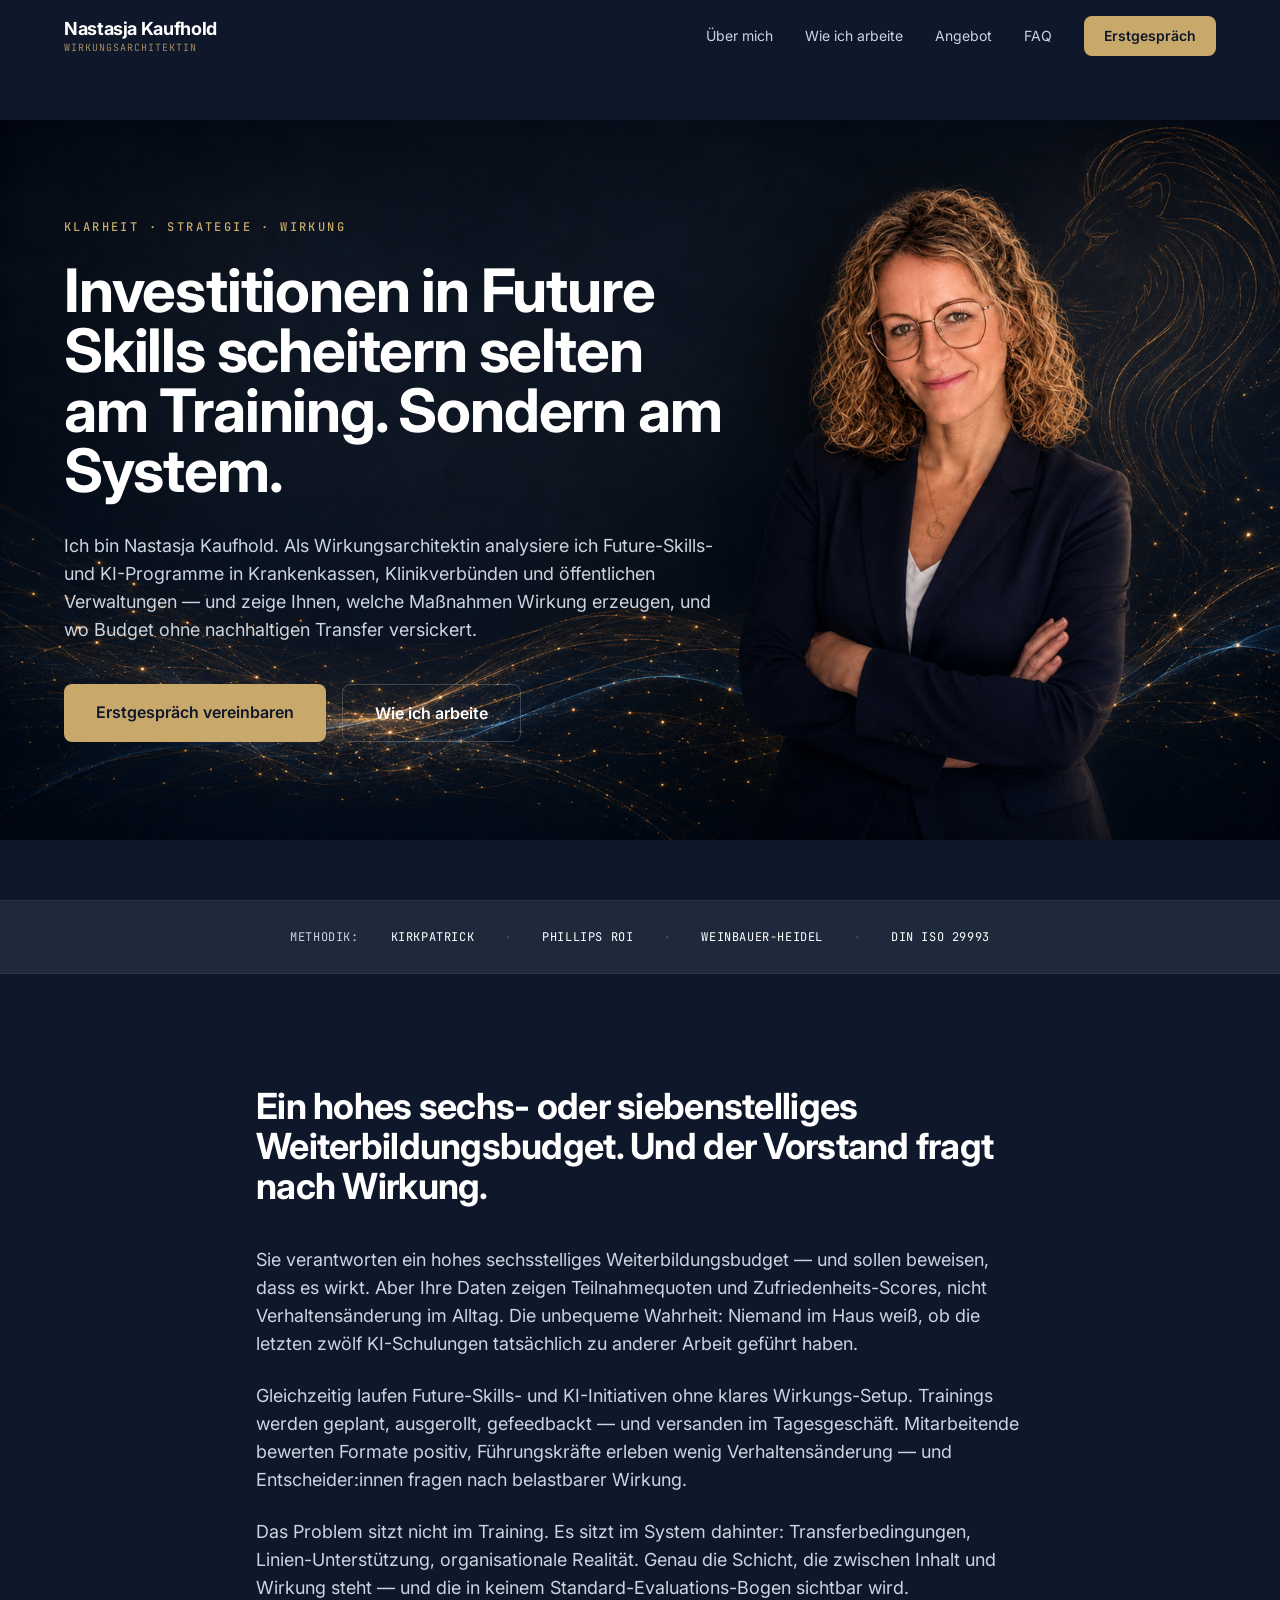
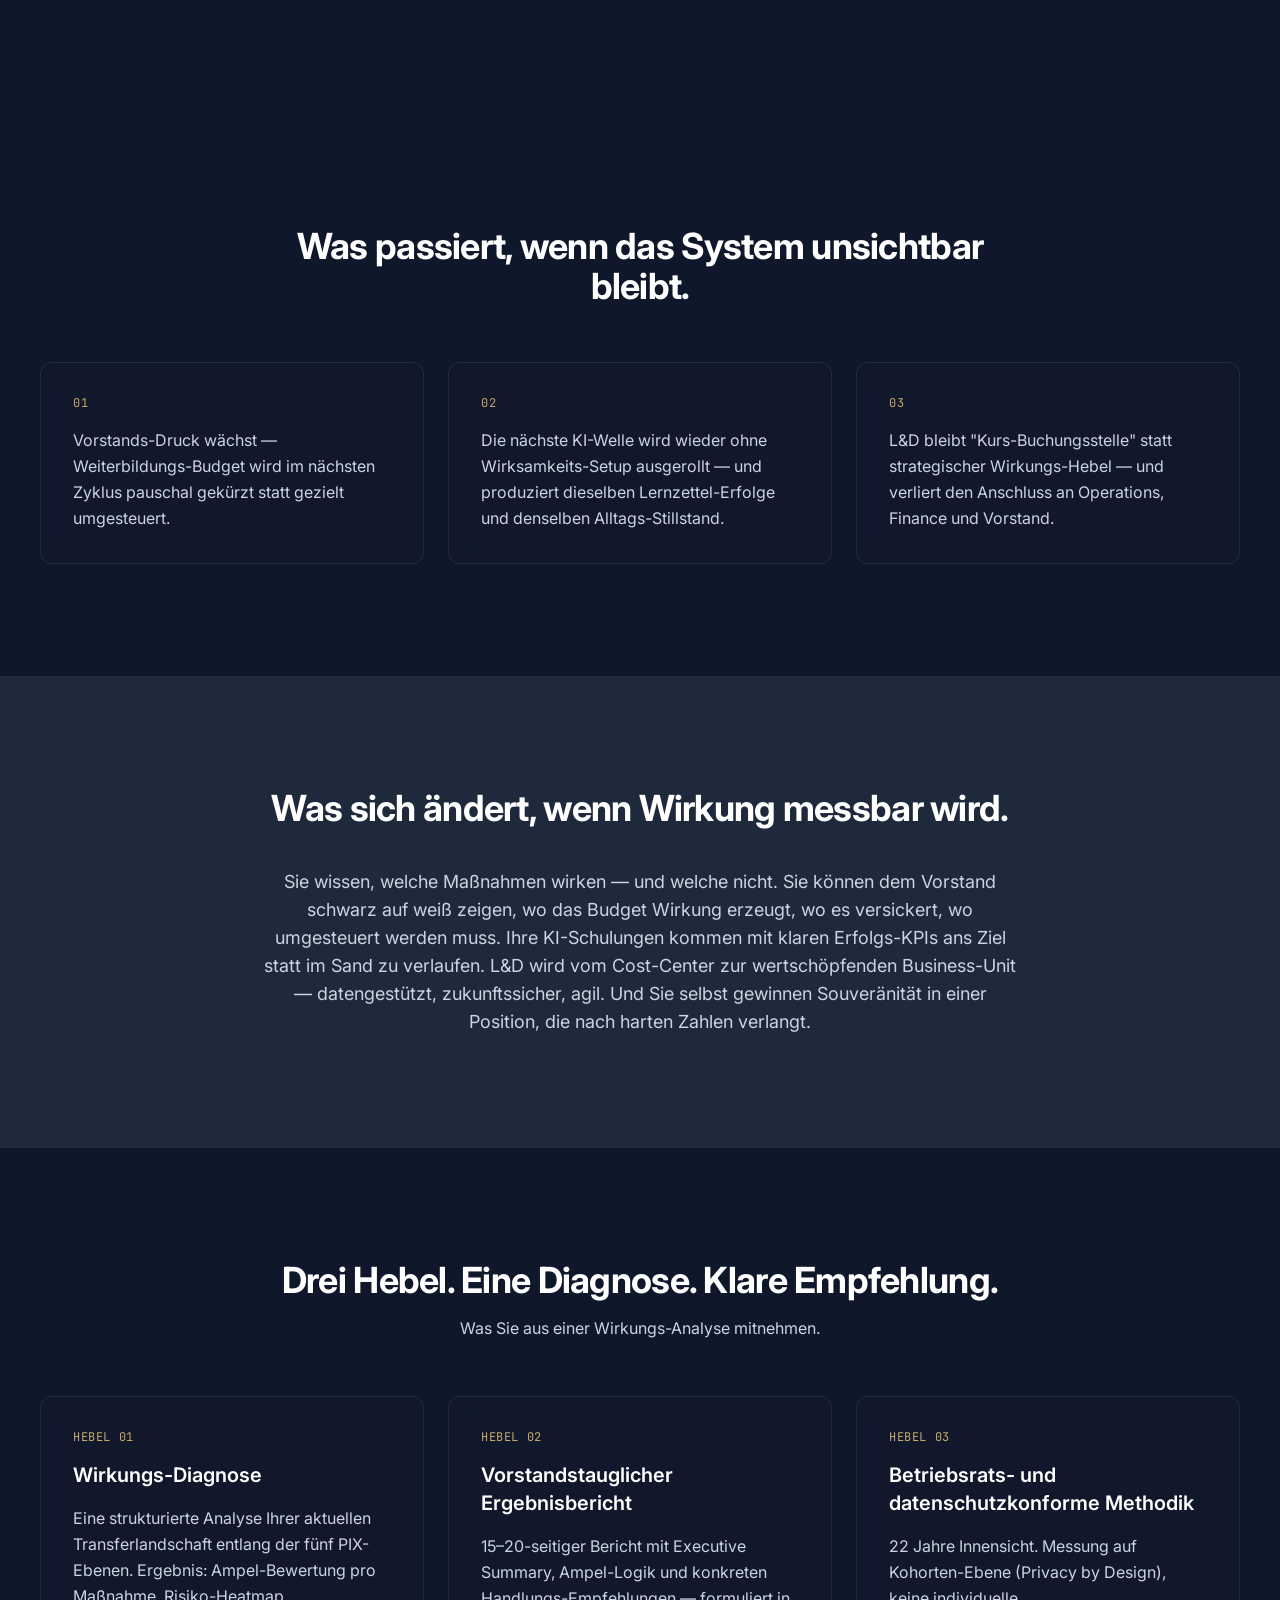
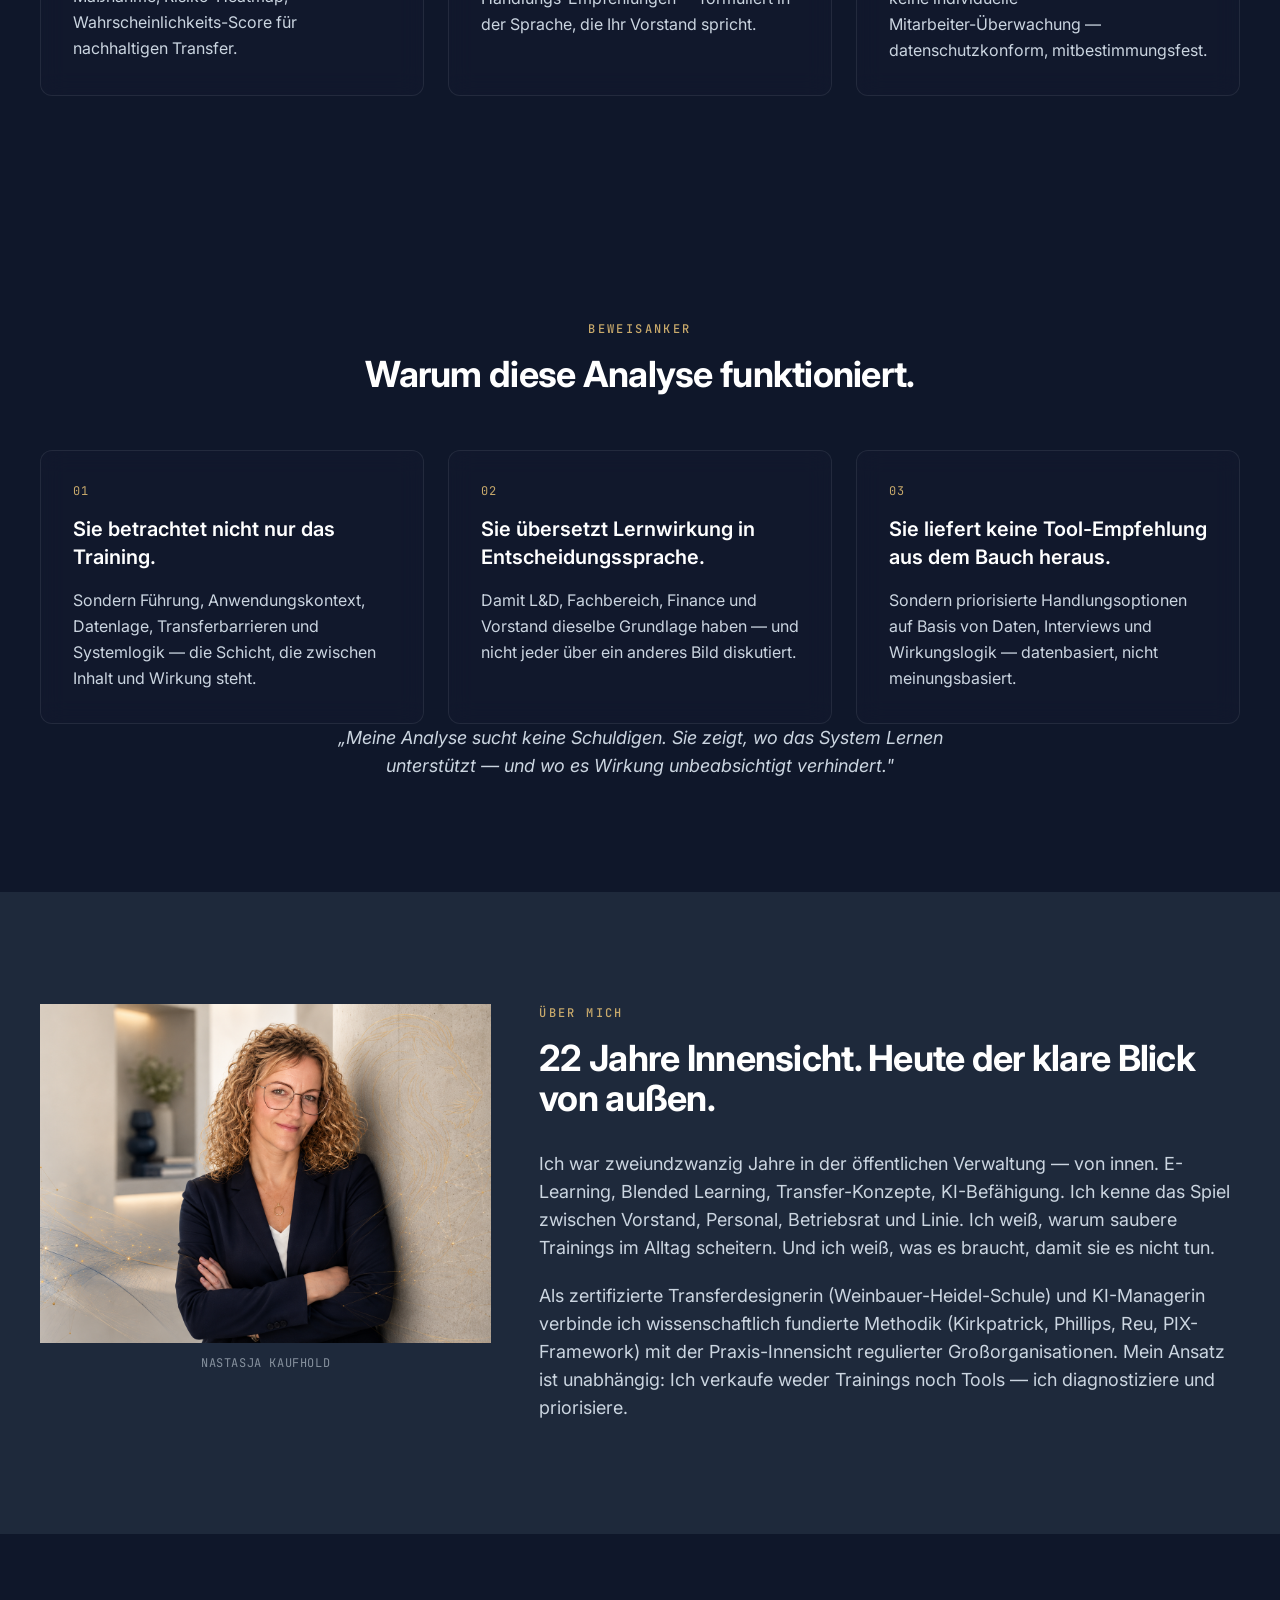
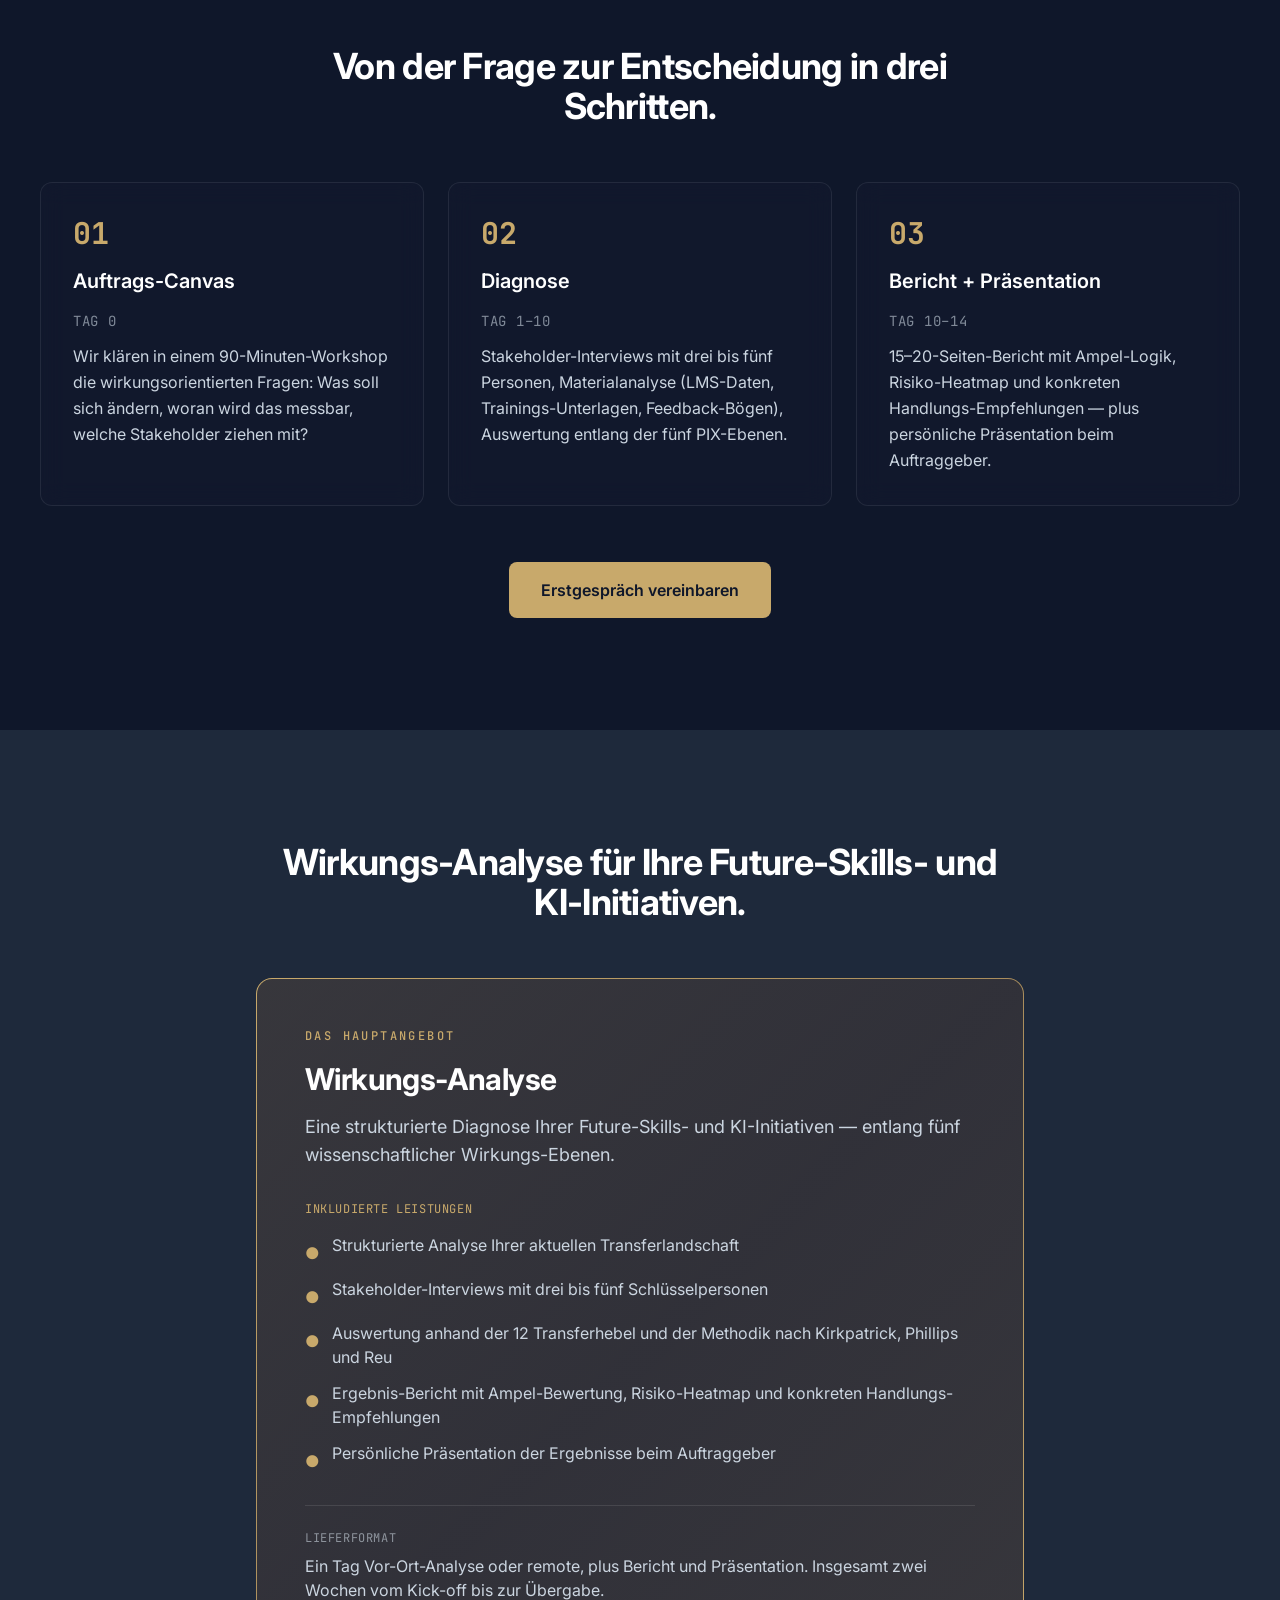
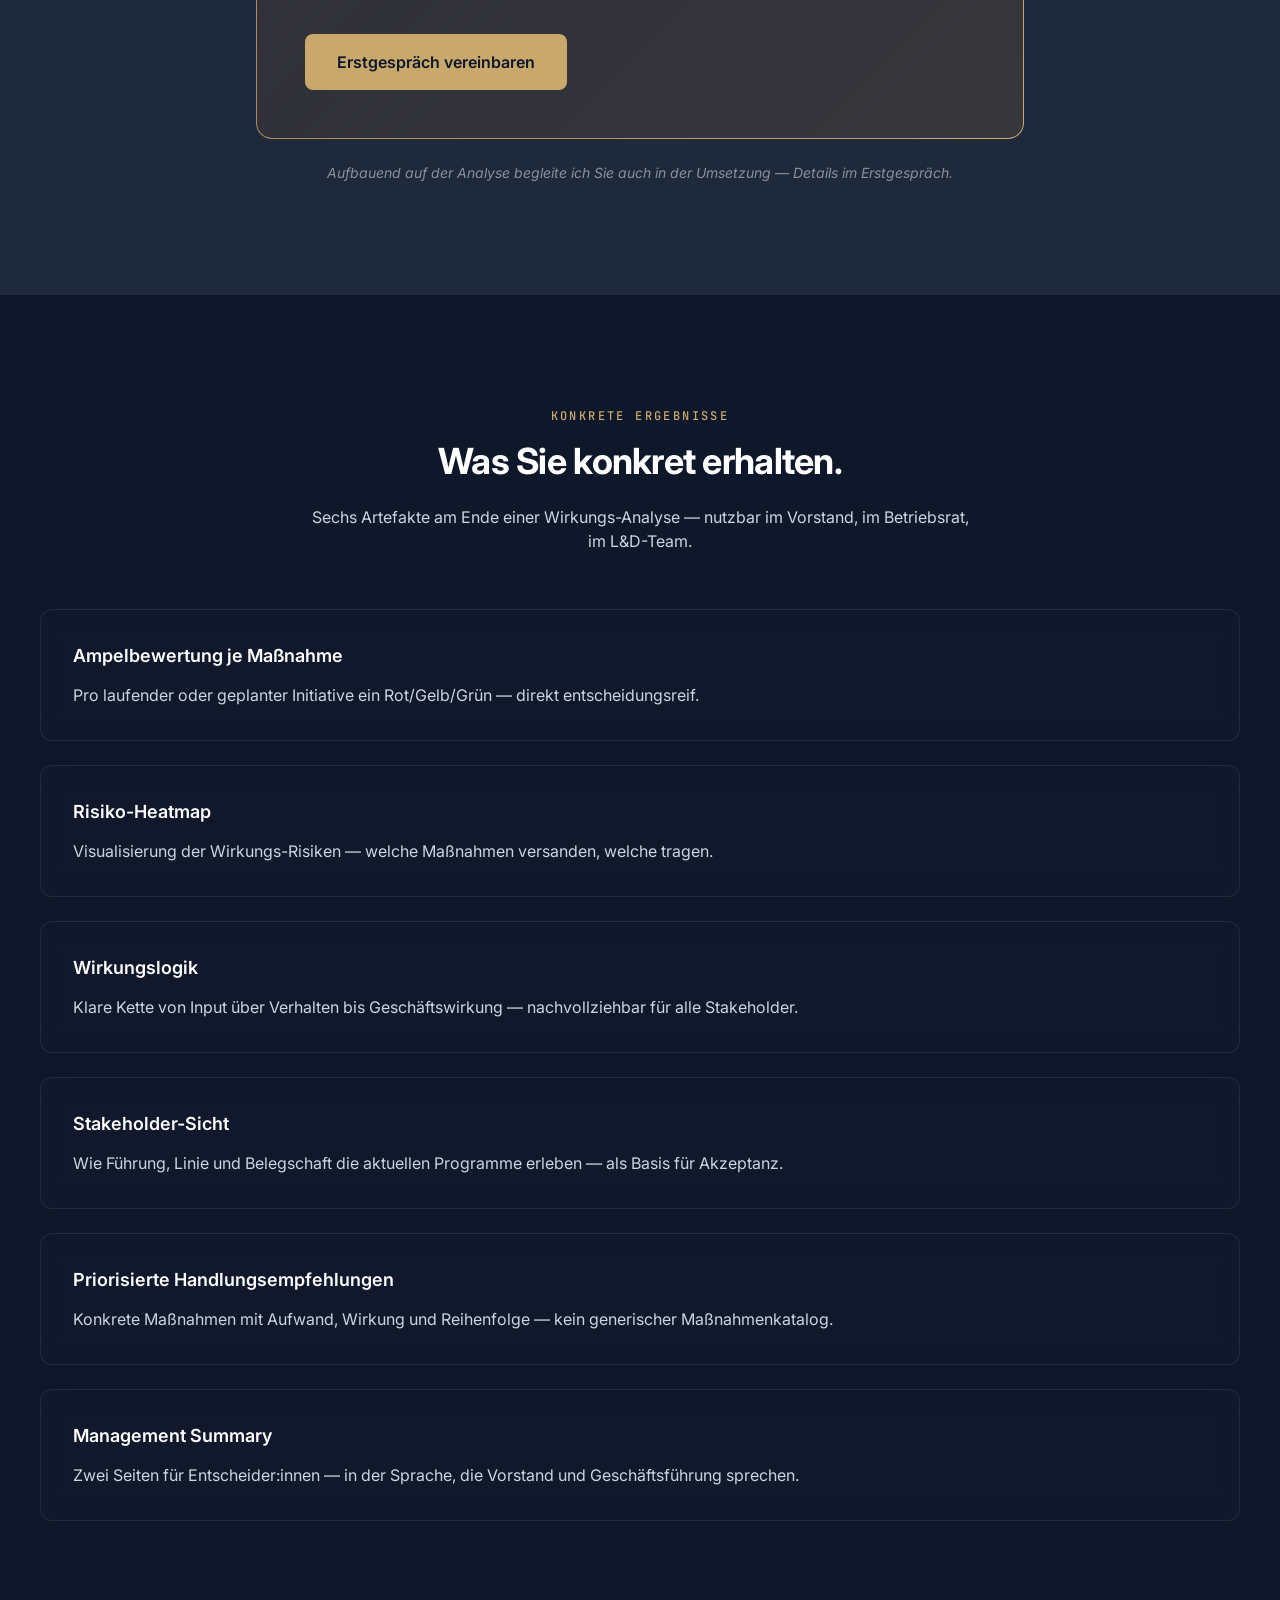
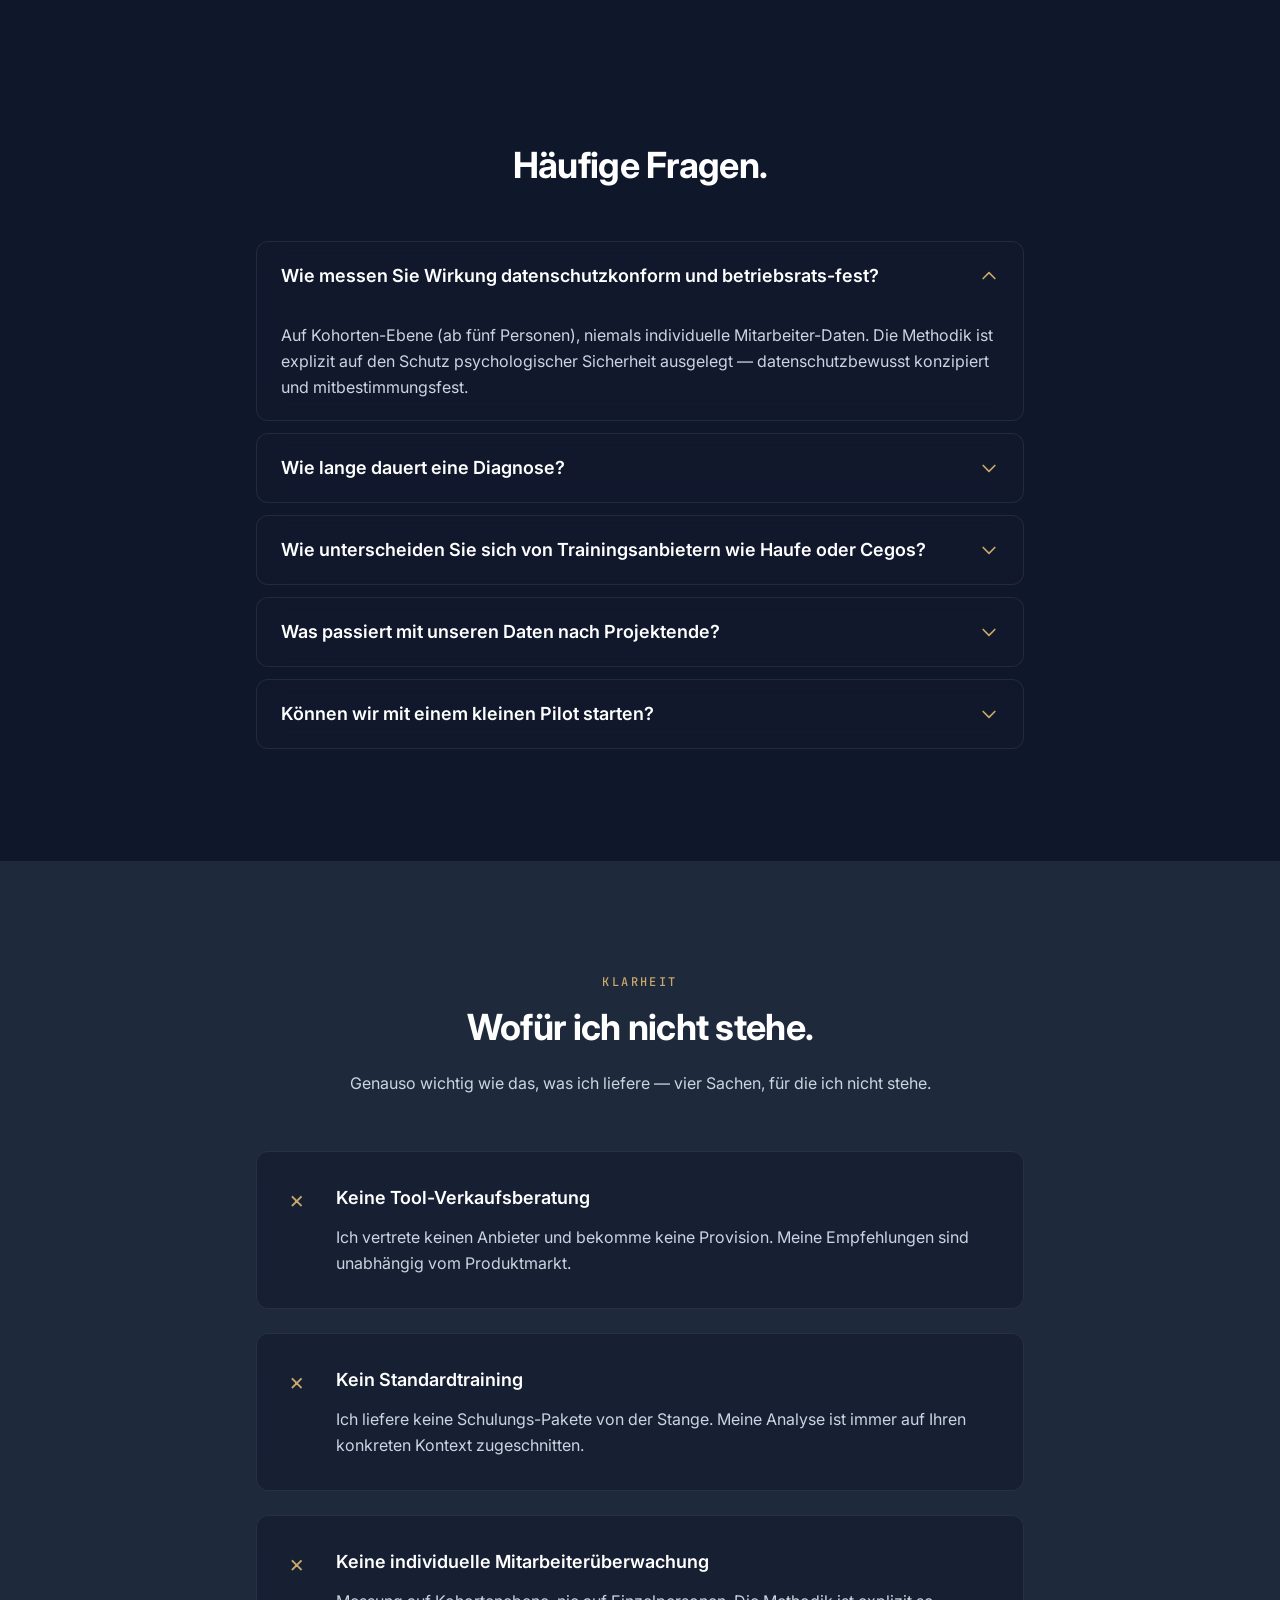
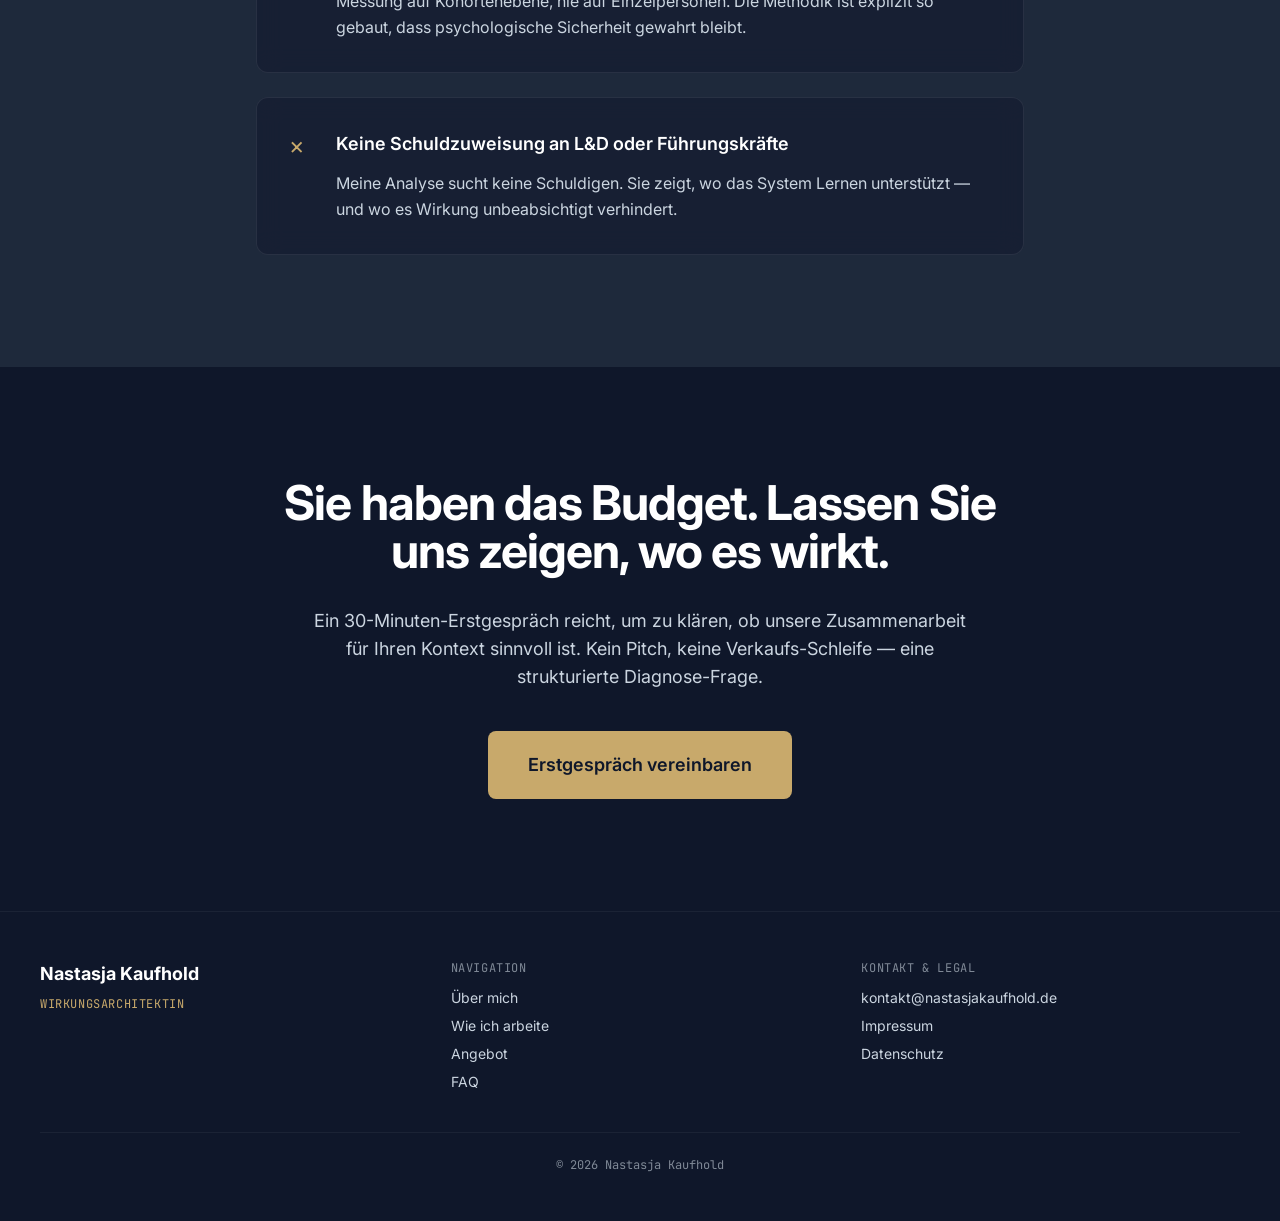
<file: index.html>
<!DOCTYPE html>
<html lang="de">
<head>
  <meta charset="UTF-8">
  <meta name="viewport" content="width=device-width, initial-scale=1.0">
  <title>Nastasja Kaufhold — Wirkungsarchitektin für Future-Skills- und KI-Initiativen</title>
  <meta name="description" content="Wirkungs-Analyse für Krankenkassen, Klinikverbünde und öffentliche Verwaltungen. Ich zeige Ihnen, welche Future-Skills- und KI-Programme Wirkung erzeugen — und wo Budget ohne nachhaltigen Transfer versickert.">
  <meta name="robots" content="index, follow">

  <!-- Favicon -->
  <link rel="icon" type="image/svg+xml" href="assets/favicon.svg">
  <link rel="icon" type="image/png" sizes="32x32" href="assets/favicon-32.png">
  <link rel="icon" type="image/png" sizes="192x192" href="assets/favicon-192.png">
  <link rel="apple-touch-icon" sizes="180x180" href="assets/apple-touch-icon.png">
  <link rel="shortcut icon" href="favicon.ico">

  <!-- Open Graph -->
  <meta property="og:title" content="Nastasja Kaufhold — Wirkungsarchitektin">
  <meta property="og:description" content="Wirkungs-Analyse für Future-Skills- und KI-Programme im öffentlichen Sektor.">
  <meta property="og:type" content="website">
  <meta property="og:url" content="https://nastasjakaufhold.de">

  <!-- Fonts -->
  <link rel="preconnect" href="https://fonts.googleapis.com">
  <link rel="preconnect" href="https://fonts.gstatic.com" crossorigin>
  <link href="https://fonts.googleapis.com/css2?family=Inter:wght@400;500;600;700;800&family=JetBrains+Mono:wght@400;500;700&display=swap" rel="stylesheet">

  <!-- Tailwind CSS (gebaut, statisch) -->
  <link rel="stylesheet" href="assets/tailwind.css">

  <style>
    html {
      scroll-behavior: smooth;
      scroll-padding-top: 80px;
    }
    body {
      background-color: #0F172A;
      color: #cbd5e0;
      font-family: 'Inter', -apple-system, BlinkMacSystemFont, sans-serif;
      -webkit-font-smoothing: antialiased;
      -moz-osx-font-smoothing: grayscale;
    }

    /* Bento-Background mit subtilem Netzwerk-Muster */
    .hero-bg {
      background-color: #0F172A;
      background-image:
        radial-gradient(circle at 20% 30%, rgba(200, 169, 107, 0.08) 0%, transparent 40%),
        radial-gradient(circle at 80% 70%, rgba(200, 169, 107, 0.05) 0%, transparent 40%),
        linear-gradient(135deg, #0F172A 0%, #131a30 100%);
      position: relative;
    }
    .hero-bg::before {
      content: '';
      position: absolute;
      inset: 0;
      background-image:
        linear-gradient(rgba(200, 169, 107, 0.04) 1px, transparent 1px),
        linear-gradient(90deg, rgba(200, 169, 107, 0.04) 1px, transparent 1px);
      background-size: 60px 60px;
      pointer-events: none;
    }

    /* Glassmorphism Karten */
    .card-glass {
      background: rgba(19, 26, 48, 0.6);
      backdrop-filter: blur(12px);
      -webkit-backdrop-filter: blur(12px);
      border: 1px solid rgba(255, 255, 255, 0.08);
      transition: all 0.3s ease-in-out;
    }
    .card-glass:hover {
      transform: translateY(-2px);
      border-color: rgba(200, 169, 107, 0.4);
      box-shadow: 0 0 40px rgba(200, 169, 107, 0.08);
    }

    /* Gold-Border-Gradient */
    .card-gold {
      background: rgba(19, 26, 48, 0.8);
      backdrop-filter: blur(12px);
      border: 1px solid transparent;
      background-image:
        linear-gradient(rgba(19, 26, 48, 0.8), rgba(19, 26, 48, 0.8)),
        linear-gradient(135deg, #C8A96B 0%, #A88C5C 50%, #C8A96B 100%);
      background-origin: border-box;
      background-clip: padding-box, border-box;
      transition: all 0.3s ease-in-out;
    }
    .card-gold:hover {
      box-shadow: 0 0 60px rgba(200, 169, 107, 0.15);
    }

    /* CTA Button */
    .btn-gold {
      background-color: #C8A96B;
      color: #0F172A;
      transition: all 0.3s ease;
    }
    .btn-gold:hover {
      background-color: #A88C5C;
      box-shadow: 0 0 30px rgba(200, 169, 107, 0.4);
      transform: translateY(-1px);
    }
    .btn-ghost {
      border: 1px solid rgba(255, 255, 255, 0.2);
      color: #ffffff;
      transition: all 0.3s ease;
    }
    .btn-ghost:hover {
      border-color: rgba(200, 169, 107, 0.6);
      background-color: rgba(200, 169, 107, 0.08);
    }

    /* Portrait Placeholder */
    .portrait-placeholder {
      background:
        linear-gradient(135deg, #131a30 0%, #0F172A 100%);
      border: 2px solid rgba(200, 169, 107, 0.3);
      display: flex;
      align-items: center;
      justify-content: center;
      aspect-ratio: 3/4;
      border-radius: 12px;
    }

    /* FAQ Accordion */
    .faq-answer {
      max-height: 0;
      overflow: hidden;
      padding-top: 0;
      padding-bottom: 0;
      transition: max-height 0.3s ease-out, padding 0.3s ease-out;
    }
    .faq-answer.open {
      max-height: 500px;
      padding-top: 0.75rem;
      padding-bottom: 1.25rem;
    }
    .faq-chevron {
      transition: transform 0.3s ease;
    }
    .faq-item.active .faq-chevron {
      transform: rotate(180deg);
    }

    /* Kicker (Mono kleine Caps in Gold) */
    .kicker {
      font-family: 'JetBrains Mono', monospace;
      color: #C8A96B;
      font-size: 0.75rem;
      letter-spacing: 0.2em;
      text-transform: uppercase;
      font-weight: 500;
    }

    /* Mobile Menu Animation */
    .mobile-menu {
      max-height: 0;
      overflow: hidden;
      transition: max-height 0.3s ease-out;
    }
    .mobile-menu.open {
      max-height: 500px;
    }

    /* Hero Image + Overlay — Desktop/Mobile-Unterscheidung
       (eigenes CSS weil lg:block nicht im statischen Tailwind-Build) */
    .hero-img-desktop, .hero-overlay-desktop { display: none; }
    .hero-img-mobile, .hero-overlay-mobile { display: block; }
    @media (min-width: 1024px) {
      .hero-img-desktop, .hero-overlay-desktop { display: block; }
      .hero-img-mobile, .hero-overlay-mobile { display: none; }
    }

    /* Header: transparent oben, gefüllt beim Scrollen */
    #site-header {
      background-color: transparent;
      backdrop-filter: none;
      -webkit-backdrop-filter: none;
      border-bottom-color: transparent;
      transition: background-color 0.3s ease, backdrop-filter 0.3s ease, border-color 0.3s ease;
    }
    #site-header.header-scrolled {
      background-color: rgba(15, 23, 42, 0.85);
      backdrop-filter: blur(12px);
      -webkit-backdrop-filter: blur(12px);
      border-bottom-color: rgba(255, 255, 255, 0.05);
    }

    /* Gold Bullet */
    .gold-bullet::before {
      content: '';
      display: inline-block;
      width: 6px;
      height: 6px;
      background-color: #C8A96B;
      border-radius: 50%;
      margin-right: 12px;
      margin-bottom: 3px;
      vertical-align: middle;
    }
  </style>
</head>

<body class="bg-night text-text-secondary">

  <!-- ============ HEADER ============ -->
  <header id="site-header" class="fixed top-0 left-0 right-0 z-50 border-b">
    <div class="max-w-wide mx-auto px-6 py-4 flex items-center justify-between">
      <a href="#hero" class="flex flex-col group">
        <span class="text-text-primary font-bold text-lg leading-tight tracking-tight-headline group-hover:text-gold transition-colors">Nastasja Kaufhold</span>
        <span class="font-mono text-[10px] uppercase tracking-widest text-gold/80 leading-tight mt-0.5">Wirkungsarchitektin</span>
      </a>

      <!-- Desktop Nav -->
      <nav class="hidden lg:flex items-center gap-8">
        <a href="#ueber-mich" class="text-sm text-text-secondary hover:text-gold transition-colors">Über mich</a>
        <a href="#wie-ich-arbeite" class="text-sm text-text-secondary hover:text-gold transition-colors">Wie ich arbeite</a>
        <a href="#angebot" class="text-sm text-text-secondary hover:text-gold transition-colors">Angebot</a>
        <a href="#faq" class="text-sm text-text-secondary hover:text-gold transition-colors">FAQ</a>
        <a href="mailto:kontakt@nastasjakaufhold.de?subject=Erstgespr%C3%A4ch%20Wirkungs-Analyse" class="btn-gold font-semibold px-5 py-2.5 rounded-lg text-sm">
          Erstgespräch
        </a>
      </nav>

      <!-- Mobile Menu Button -->
      <button id="mobile-menu-btn" class="lg:hidden text-text-primary p-2" aria-label="Menü öffnen">
        <svg class="w-6 h-6" fill="none" viewBox="0 0 24 24" stroke="currentColor">
          <path stroke-linecap="round" stroke-linejoin="round" stroke-width="2" d="M4 6h16M4 12h16M4 18h16"/>
        </svg>
      </button>
    </div>

    <!-- Mobile Menu -->
    <div id="mobile-menu" class="mobile-menu lg:hidden border-t border-white/5 bg-night/95 backdrop-blur-md">
      <nav class="px-6 py-4 flex flex-col gap-1">
        <a href="#ueber-mich" class="text-sm text-text-secondary hover:text-gold py-3 border-b border-white/5">Über mich</a>
        <a href="#wie-ich-arbeite" class="text-sm text-text-secondary hover:text-gold py-3 border-b border-white/5">Wie ich arbeite</a>
        <a href="#angebot" class="text-sm text-text-secondary hover:text-gold py-3 border-b border-white/5">Angebot</a>
        <a href="#faq" class="text-sm text-text-secondary hover:text-gold py-3 border-b border-white/5">FAQ</a>
        <a href="mailto:kontakt@nastasjakaufhold.de?subject=Erstgespr%C3%A4ch%20Wirkungs-Analyse" class="btn-gold font-semibold px-5 py-3 rounded-lg text-sm text-center mt-3">
          Erstgespräch
        </a>
      </nav>
    </div>
  </header>

  <!-- ============ HERO ============ -->
  <section id="hero" class="relative min-h-screen flex items-center pt-[108px] md:pt-[140px] pb-20 overflow-hidden w-full">
    <!-- Hero Background Image -->
    <div class="absolute inset-0 z-0">
      <!-- Desktop: Bild rechts positioniert (Nastasja steht rechts neben dem Text) -->
      <img src="assets/nastasja-hero.png" alt="Nastasja Kaufhold — Wirkungsarchitektin" class="hero-img-desktop w-full h-full object-cover" style="object-position: 75% center;">
      <!-- Mobile: Bild als dezenter Hintergrund, Position auf Gesicht -->
      <img src="assets/nastasja-hero.png" alt="" aria-hidden="true" class="hero-img-mobile w-full h-full object-cover" style="object-position: 85% center; opacity: 0.35;">
      <!-- Desktop-Overlay: links dunkel, rechts transparent -->
      <div class="hero-overlay-desktop absolute inset-0" style="background: linear-gradient(to right, rgba(15,23,42,0.97) 0%, rgba(15,23,42,0.92) 30%, rgba(15,23,42,0.5) 58%, rgba(15,23,42,0.05) 100%);"></div>
      <!-- Mobile-Overlay: komplett abgedunkelt für Text-Lesbarkeit -->
      <div class="hero-overlay-mobile absolute inset-0" style="background: linear-gradient(to bottom, rgba(15,23,42,0.93) 0%, rgba(15,23,42,0.88) 40%, rgba(15,23,42,0.78) 100%);"></div>
    </div>

    <div class="relative z-10 max-w-wide mx-auto w-full px-6">
      <div class="max-w-2xl">
        <p class="kicker mb-6">Klarheit · Strategie · Wirkung</p>

        <h1 class="text-4xl md:text-5xl lg:text-6xl font-bold text-text-primary tracking-tight-headline leading-tight mb-8">
          Investitionen in Future Skills scheitern selten am Training. Sondern am System.
        </h1>

        <p class="text-base md:text-lg text-text-secondary leading-relaxed mb-10">
          Ich bin Nastasja Kaufhold. Als Wirkungsarchitektin analysiere ich Future-Skills- und KI-Programme in Krankenkassen, Klinikverbünden und öffentlichen Verwaltungen — und zeige Ihnen, welche Maßnahmen Wirkung erzeugen, und wo Budget ohne nachhaltigen Transfer versickert.
        </p>

        <div class="flex flex-col sm:flex-row gap-4">
          <a href="mailto:kontakt@nastasjakaufhold.de?subject=Erstgespr%C3%A4ch%20Wirkungs-Analyse" class="btn-gold font-semibold px-8 py-4 rounded-lg text-base inline-block text-center">
            Erstgespräch vereinbaren
          </a>
          <a href="#wie-ich-arbeite" class="btn-ghost font-semibold px-8 py-4 rounded-lg text-base inline-block text-center">
            Wie ich arbeite
          </a>
        </div>
      </div>
    </div>
  </section>

  <!-- ============ TRUST BAR ============ -->
  <section id="trust" class="bg-slate-soft py-6 px-6 border-t border-b border-white/5">
    <div class="max-w-wide mx-auto flex flex-col md:flex-row items-center justify-center gap-3 md:gap-8 text-center">
      <span class="font-mono text-xs uppercase tracking-wider text-text-secondary">
        Methodik:
      </span>
      <span class="font-mono text-xs uppercase tracking-wider text-text-primary">Kirkpatrick</span>
      <span class="hidden md:inline text-gold/30">·</span>
      <span class="font-mono text-xs uppercase tracking-wider text-text-primary">Phillips ROI</span>
      <span class="hidden md:inline text-gold/30">·</span>
      <span class="font-mono text-xs uppercase tracking-wider text-text-primary">Weinbauer-Heidel</span>
      <span class="hidden md:inline text-gold/30">·</span>
      <span class="font-mono text-xs uppercase tracking-wider text-text-primary">DIN ISO 29993</span>
    </div>
  </section>

  <!-- ============ PROBLEM ============ -->
  <section id="problem" class="bg-night py-20 md:py-28 px-6">
    <div class="max-w-3xl mx-auto">
      <h2 class="text-3xl md:text-4xl font-bold text-text-primary leading-tight mb-10 tracking-tight-headline">
        Ein hohes sechs- oder siebenstelliges Weiterbildungsbudget. Und der Vorstand fragt nach Wirkung.
      </h2>
      <div class="space-y-6 text-base md:text-lg leading-relaxed text-text-secondary">
        <p>
          Sie verantworten ein hohes sechsstelliges Weiterbildungsbudget — und sollen beweisen, dass es wirkt. Aber Ihre Daten zeigen Teilnahmequoten und Zufriedenheits-Scores, nicht Verhaltensänderung im Alltag. Die unbequeme Wahrheit: Niemand im Haus weiß, ob die letzten zwölf KI-Schulungen tatsächlich zu anderer Arbeit geführt haben.
        </p>
        <p>
          Gleichzeitig laufen Future-Skills- und KI-Initiativen ohne klares Wirkungs-Setup. Trainings werden geplant, ausgerollt, gefeedbackt — und versanden im Tagesgeschäft. Mitarbeitende bewerten Formate positiv, Führungskräfte erleben wenig Verhaltensänderung — und Entscheider:innen fragen nach belastbarer Wirkung.
        </p>
        <p>
          Das Problem sitzt nicht im Training. Es sitzt im System dahinter: Transferbedingungen, Linien-Unterstützung, organisationale Realität. Genau die Schicht, die zwischen Inhalt und Wirkung steht — und die in keinem Standard-Evaluations-Bogen sichtbar wird.
        </p>
      </div>
    </div>
  </section>

  <!-- ============ AGITATION ============ -->
  <section id="konsequenzen" class="bg-night py-20 md:py-28 px-6">
    <div class="max-w-wide mx-auto">
      <h2 class="text-3xl md:text-4xl font-bold text-text-primary leading-tight mb-14 text-center tracking-tight-headline max-w-3xl mx-auto">
        Was passiert, wenn das System unsichtbar bleibt.
      </h2>
      <div class="grid grid-cols-1 md:grid-cols-3 gap-6">
        <div class="card-glass rounded-xl p-8">
          <div class="font-mono text-xs uppercase tracking-wider text-gold mb-4">01</div>
          <p class="text-base text-text-secondary leading-relaxed">
            Vorstands-Druck wächst — Weiterbildungs-Budget wird im nächsten Zyklus pauschal gekürzt statt gezielt umgesteuert.
          </p>
        </div>
        <div class="card-glass rounded-xl p-8">
          <div class="font-mono text-xs uppercase tracking-wider text-gold mb-4">02</div>
          <p class="text-base text-text-secondary leading-relaxed">
            Die nächste KI-Welle wird wieder ohne Wirksamkeits-Setup ausgerollt — und produziert dieselben Lernzettel-Erfolge und denselben Alltags-Stillstand.
          </p>
        </div>
        <div class="card-glass rounded-xl p-8">
          <div class="font-mono text-xs uppercase tracking-wider text-gold mb-4">03</div>
          <p class="text-base text-text-secondary leading-relaxed">
            L&D bleibt "Kurs-Buchungsstelle" statt strategischer Wirkungs-Hebel — und verliert den Anschluss an Operations, Finance und Vorstand.
          </p>
        </div>
      </div>
    </div>
  </section>

  <!-- ============ TRANSFORMATION ============ -->
  <section id="transformation" class="bg-slate-soft py-20 md:py-28 px-6">
    <div class="max-w-3xl mx-auto text-center">
      <h2 class="text-3xl md:text-4xl font-bold text-text-primary leading-tight mb-10 tracking-tight-headline">
        Was sich ändert, wenn Wirkung messbar wird.
      </h2>
      <p class="text-base md:text-lg text-text-secondary leading-relaxed">
        Sie wissen, welche Maßnahmen wirken — und welche nicht. Sie können dem Vorstand schwarz auf weiß zeigen, wo das Budget Wirkung erzeugt, wo es versickert, wo umgesteuert werden muss. Ihre KI-Schulungen kommen mit klaren Erfolgs-KPIs ans Ziel statt im Sand zu verlaufen. L&D wird vom Cost-Center zur wertschöpfenden Business-Unit — datengestützt, zukunftssicher, agil. Und Sie selbst gewinnen Souveränität in einer Position, die nach harten Zahlen verlangt.
      </p>
    </div>
  </section>

  <!-- ============ VALUE STACK ============ -->
  <section id="hebel" class="bg-night py-20 md:py-28 px-6">
    <div class="max-w-wide mx-auto">
      <h2 class="text-3xl md:text-4xl font-bold text-text-primary text-center mb-4 tracking-tight-headline">
        Drei Hebel. Eine Diagnose. Klare Empfehlung.
      </h2>
      <p class="text-base text-text-secondary text-center max-w-2xl mx-auto mb-14">
        Was Sie aus einer Wirkungs-Analyse mitnehmen.
      </p>
      <div class="grid grid-cols-1 md:grid-cols-3 gap-6">
        <div class="card-glass rounded-xl p-8">
          <div class="font-mono text-xs uppercase tracking-wider text-gold mb-4">Hebel 01</div>
          <h3 class="text-xl font-semibold text-text-primary mb-4">Wirkungs-Diagnose</h3>
          <p class="text-base text-text-secondary leading-relaxed">
            Eine strukturierte Analyse Ihrer aktuellen Transferlandschaft entlang der fünf PIX-Ebenen. Ergebnis: Ampel-Bewertung pro Maßnahme, Risiko-Heatmap, Wahrscheinlichkeits-Score für nachhaltigen Transfer.
          </p>
        </div>
        <div class="card-glass rounded-xl p-8">
          <div class="font-mono text-xs uppercase tracking-wider text-gold mb-4">Hebel 02</div>
          <h3 class="text-xl font-semibold text-text-primary mb-4">Vorstandstauglicher Ergebnisbericht</h3>
          <p class="text-base text-text-secondary leading-relaxed">
            15–20-seitiger Bericht mit Executive Summary, Ampel-Logik und konkreten Handlungs-Empfehlungen — formuliert in der Sprache, die Ihr Vorstand spricht.
          </p>
        </div>
        <div class="card-glass rounded-xl p-8">
          <div class="font-mono text-xs uppercase tracking-wider text-gold mb-4">Hebel 03</div>
          <h3 class="text-xl font-semibold text-text-primary mb-4">Betriebsrats- und datenschutzkonforme Methodik</h3>
          <p class="text-base text-text-secondary leading-relaxed">
            22 Jahre Innensicht. Messung auf Kohorten-Ebene (Privacy by Design), keine individuelle Mitarbeiter-Überwachung — datenschutzkonform, mitbestimmungsfest.
          </p>
        </div>
      </div>
    </div>
  </section>

  <!-- ============ WARUM FUNKTIONIERT ============ -->
  <section id="warum" class="bg-night py-20 md:py-28 px-6">
    <div class="max-w-wide mx-auto">
      <p class="kicker mb-4 text-center">Beweisanker</p>
      <h2 class="text-3xl md:text-4xl font-bold text-text-primary text-center mb-14 tracking-tight-headline leading-tight max-w-3xl mx-auto">
        Warum diese Analyse funktioniert.
      </h2>
      <div class="grid grid-cols-1 md:grid-cols-3 gap-6">
        <div class="card-glass rounded-xl p-8">
          <div class="font-mono text-xs uppercase tracking-wider text-gold mb-4">01</div>
          <h3 class="text-xl font-semibold text-text-primary mb-4">
            Sie betrachtet nicht nur das Training.
          </h3>
          <p class="text-base text-text-secondary leading-relaxed">
            Sondern Führung, Anwendungskontext, Datenlage, Transferbarrieren und Systemlogik — die Schicht, die zwischen Inhalt und Wirkung steht.
          </p>
        </div>
        <div class="card-glass rounded-xl p-8">
          <div class="font-mono text-xs uppercase tracking-wider text-gold mb-4">02</div>
          <h3 class="text-xl font-semibold text-text-primary mb-4">
            Sie übersetzt Lernwirkung in Entscheidungssprache.
          </h3>
          <p class="text-base text-text-secondary leading-relaxed">
            Damit L&amp;D, Fachbereich, Finance und Vorstand dieselbe Grundlage haben — und nicht jeder über ein anderes Bild diskutiert.
          </p>
        </div>
        <div class="card-glass rounded-xl p-8">
          <div class="font-mono text-xs uppercase tracking-wider text-gold mb-4">03</div>
          <h3 class="text-xl font-semibold text-text-primary mb-4">
            Sie liefert keine Tool-Empfehlung aus dem Bauch heraus.
          </h3>
          <p class="text-base text-text-secondary leading-relaxed">
            Sondern priorisierte Handlungsoptionen auf Basis von Daten, Interviews und Wirkungslogik — datenbasiert, nicht meinungsbasiert.
          </p>
        </div>
      </div>
      <p class="text-base md:text-lg text-text-secondary leading-relaxed mt-20 md:mt-24 italic text-center max-w-2xl mx-auto">
        „Meine Analyse sucht keine Schuldigen. Sie zeigt, wo das System Lernen unterstützt — und wo es Wirkung unbeabsichtigt verhindert."
      </p>
    </div>
  </section>

  <!-- ============ GUIDE / ÜBER MICH ============ -->
  <section id="ueber-mich" class="bg-slate-soft py-20 md:py-28 px-6">
    <div class="max-w-wide mx-auto">
      <div class="grid grid-cols-1 md:grid-cols-5 gap-12 items-start">
        <!-- Portrait (echtes Bild) -->
        <div class="md:col-span-2">
          <div class="rounded-xl overflow-hidden" style="aspect-ratio: 4/3;">
            <img src="assets/nastasja-ueber-mich.png" alt="Nastasja Kaufhold" class="w-full h-full object-cover" style="object-position: center;">
          </div>
          <p class="font-mono text-xs uppercase tracking-wider text-text-secondary/60 mt-3 text-center">
            Nastasja Kaufhold
          </p>
        </div>
        <!-- Text -->
        <div class="md:col-span-3">
          <p class="kicker mb-4">Über mich</p>
          <h2 class="text-3xl md:text-4xl font-bold text-text-primary leading-tight mb-8 tracking-tight-headline">
            22 Jahre Innensicht. Heute der klare Blick von außen.
          </h2>
          <div class="space-y-5 text-base md:text-lg text-text-secondary leading-relaxed">
            <p>
              Ich war zweiundzwanzig Jahre in der öffentlichen Verwaltung — von innen. E-Learning, Blended Learning, Transfer-Konzepte, KI-Befähigung. Ich kenne das Spiel zwischen Vorstand, Personal, Betriebsrat und Linie. Ich weiß, warum saubere Trainings im Alltag scheitern. Und ich weiß, was es braucht, damit sie es nicht tun.
            </p>
            <p>
              Als zertifizierte Transferdesignerin (Weinbauer-Heidel-Schule) und KI-Managerin verbinde ich wissenschaftlich fundierte Methodik (Kirkpatrick, Phillips, Reu, PIX-Framework) mit der Praxis-Innensicht regulierter Großorganisationen. Mein Ansatz ist unabhängig: Ich verkaufe weder Trainings noch Tools — ich diagnostiziere und priorisiere.
            </p>
          </div>
        </div>
      </div>
    </div>
  </section>

  <!-- ============ SO FUNKTIONIERT'S ============ -->
  <section id="wie-ich-arbeite" class="bg-night py-20 md:py-28 px-6">
    <div class="max-w-wide mx-auto">
      <h2 class="text-3xl md:text-4xl font-bold text-text-primary text-center mb-14 tracking-tight-headline max-w-3xl mx-auto leading-tight">
        Von der Frage zur Entscheidung in drei Schritten.
      </h2>
      <div class="grid grid-cols-1 md:grid-cols-3 gap-6 mb-14">
        <div class="card-glass rounded-xl p-8">
          <div class="font-mono text-3xl font-bold text-gold mb-4">01</div>
          <h3 class="text-xl font-semibold text-text-primary mb-4">Auftrags-Canvas</h3>
          <p class="text-sm uppercase tracking-wider text-text-secondary/60 font-mono mb-3">Tag 0</p>
          <p class="text-base text-text-secondary leading-relaxed">
            Wir klären in einem 90-Minuten-Workshop die wirkungsorientierten Fragen: Was soll sich ändern, woran wird das messbar, welche Stakeholder ziehen mit?
          </p>
        </div>
        <div class="card-glass rounded-xl p-8">
          <div class="font-mono text-3xl font-bold text-gold mb-4">02</div>
          <h3 class="text-xl font-semibold text-text-primary mb-4">Diagnose</h3>
          <p class="text-sm uppercase tracking-wider text-text-secondary/60 font-mono mb-3">Tag 1–10</p>
          <p class="text-base text-text-secondary leading-relaxed">
            Stakeholder-Interviews mit drei bis fünf Personen, Materialanalyse (LMS-Daten, Trainings-Unterlagen, Feedback-Bögen), Auswertung entlang der fünf PIX-Ebenen.
          </p>
        </div>
        <div class="card-glass rounded-xl p-8">
          <div class="font-mono text-3xl font-bold text-gold mb-4">03</div>
          <h3 class="text-xl font-semibold text-text-primary mb-4">Bericht + Präsentation</h3>
          <p class="text-sm uppercase tracking-wider text-text-secondary/60 font-mono mb-3">Tag 10–14</p>
          <p class="text-base text-text-secondary leading-relaxed">
            15–20-Seiten-Bericht mit Ampel-Logik, Risiko-Heatmap und konkreten Handlungs-Empfehlungen — plus persönliche Präsentation beim Auftraggeber.
          </p>
        </div>
      </div>
      <div class="text-center">
        <a href="mailto:kontakt@nastasjakaufhold.de?subject=Erstgespr%C3%A4ch%20Wirkungs-Analyse" class="btn-gold font-semibold px-8 py-4 rounded-lg text-base inline-block">
          Erstgespräch vereinbaren
        </a>
      </div>
    </div>
  </section>

  <!-- ============ ANGEBOT ============ -->
  <section id="angebot" class="bg-slate-soft py-20 md:py-28 px-6">
    <div class="max-w-3xl mx-auto">
      <h2 class="text-3xl md:text-4xl font-bold text-text-primary text-center mb-14 tracking-tight-headline leading-tight">
        Wirkungs-Analyse für Ihre Future-Skills- und KI-Initiativen.
      </h2>

      <!-- Hauptangebots-Karte -->
      <div class="card-gold rounded-2xl p-10 md:p-12 mb-6">
        <div class="kicker mb-4">Das Hauptangebot</div>
        <h3 class="text-2xl md:text-3xl font-bold text-text-primary mb-4 tracking-tight-headline">
          Wirkungs-Analyse
        </h3>
        <p class="text-base md:text-lg text-text-secondary leading-relaxed mb-8">
          Eine strukturierte Diagnose Ihrer Future-Skills- und KI-Initiativen — entlang fünf wissenschaftlicher Wirkungs-Ebenen.
        </p>

        <p class="font-mono text-xs uppercase tracking-wider text-gold mb-4">Inkludierte Leistungen</p>
        <ul class="space-y-3 mb-8">
          <li class="flex items-start gap-3 text-base text-text-secondary">
            <span class="text-gold flex-shrink-0 mt-2">●</span>
            <span>Strukturierte Analyse Ihrer aktuellen Transferlandschaft</span>
          </li>
          <li class="flex items-start gap-3 text-base text-text-secondary">
            <span class="text-gold flex-shrink-0 mt-2">●</span>
            <span>Stakeholder-Interviews mit drei bis fünf Schlüsselpersonen</span>
          </li>
          <li class="flex items-start gap-3 text-base text-text-secondary">
            <span class="text-gold flex-shrink-0 mt-2">●</span>
            <span>Auswertung anhand der 12 Transferhebel und der Methodik nach Kirkpatrick, Phillips und Reu</span>
          </li>
          <li class="flex items-start gap-3 text-base text-text-secondary">
            <span class="text-gold flex-shrink-0 mt-2">●</span>
            <span>Ergebnis-Bericht mit Ampel-Bewertung, Risiko-Heatmap und konkreten Handlungs-Empfehlungen</span>
          </li>
          <li class="flex items-start gap-3 text-base text-text-secondary">
            <span class="text-gold flex-shrink-0 mt-2">●</span>
            <span>Persönliche Präsentation der Ergebnisse beim Auftraggeber</span>
          </li>
        </ul>

        <div class="border-t border-white/10 pt-6 mb-8">
          <p class="font-mono text-xs uppercase tracking-wider text-text-secondary/60 mb-2">Lieferformat</p>
          <p class="text-base text-text-secondary">
            Ein Tag Vor-Ort-Analyse oder remote, plus Bericht und Präsentation. Insgesamt zwei Wochen vom Kick-off bis zur Übergabe.
          </p>
        </div>

        <a href="mailto:kontakt@nastasjakaufhold.de?subject=Erstgespr%C3%A4ch%20Wirkungs-Analyse" class="btn-gold font-semibold px-8 py-4 rounded-lg text-base inline-block w-full md:w-auto text-center">
          Erstgespräch vereinbaren
        </a>
      </div>

      <p class="text-sm text-text-secondary/60 text-center italic">
        Aufbauend auf der Analyse begleite ich Sie auch in der Umsetzung — Details im Erstgespräch.
      </p>
    </div>
  </section>

  <!-- ============ WAS SIE KONKRET ERHALTEN ============ -->
  <section id="ergebnisse" class="bg-night py-20 md:py-28 px-6">
    <div class="max-w-wide mx-auto">
      <p class="kicker mb-4 text-center">Konkrete Ergebnisse</p>
      <h2 class="text-3xl md:text-4xl font-bold text-text-primary text-center mb-6 tracking-tight-headline leading-tight max-w-3xl mx-auto">
        Was Sie konkret erhalten.
      </h2>
      <p class="text-base text-text-secondary text-center max-w-2xl mx-auto mb-14">
        Sechs Artefakte am Ende einer Wirkungs-Analyse — nutzbar im Vorstand, im Betriebsrat, im L&amp;D-Team.
      </p>
      <div class="grid grid-cols-1 md:grid-cols-2 lg:grid-cols-3 gap-6">
        <div class="card-glass rounded-xl p-8">
          <h3 class="text-lg font-semibold text-text-primary mb-3">Ampelbewertung je Maßnahme</h3>
          <p class="text-base text-text-secondary leading-relaxed">
            Pro laufender oder geplanter Initiative ein Rot/Gelb/Grün — direkt entscheidungsreif.
          </p>
        </div>
        <div class="card-glass rounded-xl p-8">
          <h3 class="text-lg font-semibold text-text-primary mb-3">Risiko-Heatmap</h3>
          <p class="text-base text-text-secondary leading-relaxed">
            Visualisierung der Wirkungs-Risiken — welche Maßnahmen versanden, welche tragen.
          </p>
        </div>
        <div class="card-glass rounded-xl p-8">
          <h3 class="text-lg font-semibold text-text-primary mb-3">Wirkungslogik</h3>
          <p class="text-base text-text-secondary leading-relaxed">
            Klare Kette von Input über Verhalten bis Geschäftswirkung — nachvollziehbar für alle Stakeholder.
          </p>
        </div>
        <div class="card-glass rounded-xl p-8">
          <h3 class="text-lg font-semibold text-text-primary mb-3">Stakeholder-Sicht</h3>
          <p class="text-base text-text-secondary leading-relaxed">
            Wie Führung, Linie und Belegschaft die aktuellen Programme erleben — als Basis für Akzeptanz.
          </p>
        </div>
        <div class="card-glass rounded-xl p-8">
          <h3 class="text-lg font-semibold text-text-primary mb-3">Priorisierte Handlungsempfehlungen</h3>
          <p class="text-base text-text-secondary leading-relaxed">
            Konkrete Maßnahmen mit Aufwand, Wirkung und Reihenfolge — kein generischer Maßnahmenkatalog.
          </p>
        </div>
        <div class="card-glass rounded-xl p-8">
          <h3 class="text-lg font-semibold text-text-primary mb-3">Management Summary</h3>
          <p class="text-base text-text-secondary leading-relaxed">
            Zwei Seiten für Entscheider:innen — in der Sprache, die Vorstand und Geschäftsführung sprechen.
          </p>
        </div>
      </div>
    </div>
  </section>

  <!-- ============ FAQ ============ -->
  <section id="faq" class="bg-night py-20 md:py-28 px-6">
    <div class="max-w-3xl mx-auto">
      <h2 class="text-3xl md:text-4xl font-bold text-text-primary text-center mb-14 tracking-tight-headline">
        Häufige Fragen.
      </h2>
      <div class="space-y-3">
        <div class="faq-item card-glass rounded-xl">
          <button class="faq-question w-full text-left px-6 py-5 flex items-center justify-between">
            <span class="text-base md:text-lg font-semibold text-text-primary pr-4">
              Wie messen Sie Wirkung datenschutzkonform und betriebsrats-fest?
            </span>
            <svg class="faq-chevron w-5 h-5 text-gold flex-shrink-0" fill="none" viewBox="0 0 24 24" stroke="currentColor">
              <path stroke-linecap="round" stroke-linejoin="round" stroke-width="2" d="M19 9l-7 7-7-7"/>
            </svg>
          </button>
          <div class="faq-answer px-6">
            <p class="text-base text-text-secondary leading-relaxed">
              Auf Kohorten-Ebene (ab fünf Personen), niemals individuelle Mitarbeiter-Daten. Die Methodik ist explizit auf den Schutz psychologischer Sicherheit ausgelegt — datenschutzbewusst konzipiert und mitbestimmungsfest.
            </p>
          </div>
        </div>

        <div class="faq-item card-glass rounded-xl">
          <button class="faq-question w-full text-left px-6 py-5 flex items-center justify-between">
            <span class="text-base md:text-lg font-semibold text-text-primary pr-4">
              Wie lange dauert eine Diagnose?
            </span>
            <svg class="faq-chevron w-5 h-5 text-gold flex-shrink-0" fill="none" viewBox="0 0 24 24" stroke="currentColor">
              <path stroke-linecap="round" stroke-linejoin="round" stroke-width="2" d="M19 9l-7 7-7-7"/>
            </svg>
          </button>
          <div class="faq-answer px-6">
            <p class="text-base text-text-secondary leading-relaxed">
              Zwei Wochen vom Kick-off bis zum Bericht. Davon ein Tag Stakeholder-Interviews (vor Ort oder remote), der Rest Aufbereitung und Präsentation.
            </p>
          </div>
        </div>

        <div class="faq-item card-glass rounded-xl">
          <button class="faq-question w-full text-left px-6 py-5 flex items-center justify-between">
            <span class="text-base md:text-lg font-semibold text-text-primary pr-4">
              Wie unterscheiden Sie sich von Trainingsanbietern wie Haufe oder Cegos?
            </span>
            <svg class="faq-chevron w-5 h-5 text-gold flex-shrink-0" fill="none" viewBox="0 0 24 24" stroke="currentColor">
              <path stroke-linecap="round" stroke-linejoin="round" stroke-width="2" d="M19 9l-7 7-7-7"/>
            </svg>
          </button>
          <div class="faq-answer px-6">
            <p class="text-base text-text-secondary leading-relaxed">
              Die verkaufen Seminare und messen den Erfolg ihrer eigenen Seminare. Ich bin unabhängig und bewerte das Gesamtsystem — auch Anbieter, die Sie bereits unter Vertrag haben.
            </p>
          </div>
        </div>

        <div class="faq-item card-glass rounded-xl">
          <button class="faq-question w-full text-left px-6 py-5 flex items-center justify-between">
            <span class="text-base md:text-lg font-semibold text-text-primary pr-4">
              Was passiert mit unseren Daten nach Projektende?
            </span>
            <svg class="faq-chevron w-5 h-5 text-gold flex-shrink-0" fill="none" viewBox="0 0 24 24" stroke="currentColor">
              <path stroke-linecap="round" stroke-linejoin="round" stroke-width="2" d="M19 9l-7 7-7-7"/>
            </svg>
          </button>
          <div class="faq-answer px-6">
            <p class="text-base text-text-secondary leading-relaxed">
              Alle Rohdaten werden nach Projektabschluss gelöscht. Erkenntnisse aus anonymisierten Mustern fließen ausschließlich in meine eigene Methodik-Weiterentwicklung — nicht in Beratung für andere Klienten.
            </p>
          </div>
        </div>

        <div class="faq-item card-glass rounded-xl">
          <button class="faq-question w-full text-left px-6 py-5 flex items-center justify-between">
            <span class="text-base md:text-lg font-semibold text-text-primary pr-4">
              Können wir mit einem kleinen Pilot starten?
            </span>
            <svg class="faq-chevron w-5 h-5 text-gold flex-shrink-0" fill="none" viewBox="0 0 24 24" stroke="currentColor">
              <path stroke-linecap="round" stroke-linejoin="round" stroke-width="2" d="M19 9l-7 7-7-7"/>
            </svg>
          </button>
          <div class="faq-answer px-6">
            <p class="text-base text-text-secondary leading-relaxed">
              Ja. Für die ersten drei Klienten gibt es ein Pilot-Format mit reduziertem Scope — ideal, um die Methodik im eigenen Haus zu testen, bevor Sie größere Maßnahmen damit absichern.
            </p>
          </div>
        </div>
      </div>
    </div>
  </section>

  <!-- ============ WOFÜR ICH NICHT STEHE ============ -->
  <section id="wofuer-nicht" class="bg-slate-soft py-20 md:py-28 px-6">
    <div class="max-w-3xl mx-auto">
      <p class="kicker mb-4 text-center">Klarheit</p>
      <h2 class="text-3xl md:text-4xl font-bold text-text-primary text-center mb-6 tracking-tight-headline leading-tight">
        Wofür ich nicht stehe.
      </h2>
      <p class="text-base text-text-secondary text-center mb-14 max-w-2xl mx-auto">
        Genauso wichtig wie das, was ich liefere — vier Sachen, für die ich nicht stehe.
      </p>
      <div class="space-y-6">
        <div class="card-glass rounded-xl p-8 md:p-10 flex items-start gap-6 md:gap-8">
          <span class="text-gold text-xl md:text-2xl font-light flex-shrink-0 leading-tight">×</span>
          <div class="flex-1">
            <h3 class="text-base md:text-lg font-semibold text-text-primary mb-3">Keine Tool-Verkaufsberatung</h3>
            <p class="text-base text-text-secondary leading-relaxed">
              Ich vertrete keinen Anbieter und bekomme keine Provision. Meine Empfehlungen sind unabhängig vom Produktmarkt.
            </p>
          </div>
        </div>
        <div class="card-glass rounded-xl p-8 md:p-10 flex items-start gap-6 md:gap-8">
          <span class="text-gold text-xl md:text-2xl font-light flex-shrink-0 leading-tight">×</span>
          <div class="flex-1">
            <h3 class="text-base md:text-lg font-semibold text-text-primary mb-3">Kein Standardtraining</h3>
            <p class="text-base text-text-secondary leading-relaxed">
              Ich liefere keine Schulungs-Pakete von der Stange. Meine Analyse ist immer auf Ihren konkreten Kontext zugeschnitten.
            </p>
          </div>
        </div>
        <div class="card-glass rounded-xl p-8 md:p-10 flex items-start gap-6 md:gap-8">
          <span class="text-gold text-xl md:text-2xl font-light flex-shrink-0 leading-tight">×</span>
          <div class="flex-1">
            <h3 class="text-base md:text-lg font-semibold text-text-primary mb-3">Keine individuelle Mitarbeiterüberwachung</h3>
            <p class="text-base text-text-secondary leading-relaxed">
              Messung auf Kohortenebene, nie auf Einzelpersonen. Die Methodik ist explizit so gebaut, dass psychologische Sicherheit gewahrt bleibt.
            </p>
          </div>
        </div>
        <div class="card-glass rounded-xl p-8 md:p-10 flex items-start gap-6 md:gap-8">
          <span class="text-gold text-xl md:text-2xl font-light flex-shrink-0 leading-tight">×</span>
          <div class="flex-1">
            <h3 class="text-base md:text-lg font-semibold text-text-primary mb-3">Keine Schuldzuweisung an L&amp;D oder Führungskräfte</h3>
            <p class="text-base text-text-secondary leading-relaxed">
              Meine Analyse sucht keine Schuldigen. Sie zeigt, wo das System Lernen unterstützt — und wo es Wirkung unbeabsichtigt verhindert.
            </p>
          </div>
        </div>
      </div>
    </div>
  </section>

  <!-- ============ FINALER CTA ============ -->
  <section id="kontakt" class="bg-night py-20 md:py-28 px-6">
    <div class="max-w-3xl mx-auto text-center">
      <h2 class="text-3xl md:text-5xl font-bold text-text-primary mb-8 tracking-tight-headline leading-tight">
        Sie haben das Budget. Lassen Sie uns zeigen, wo es wirkt.
      </h2>
      <p class="text-base md:text-lg text-text-secondary leading-relaxed mb-10 max-w-2xl mx-auto">
        Ein 30-Minuten-Erstgespräch reicht, um zu klären, ob unsere Zusammenarbeit für Ihren Kontext sinnvoll ist. Kein Pitch, keine Verkaufs-Schleife — eine strukturierte Diagnose-Frage.
      </p>
      <a href="mailto:kontakt@nastasjakaufhold.de?subject=Erstgespr%C3%A4ch%20Wirkungs-Analyse" class="btn-gold font-semibold px-10 py-5 rounded-lg text-lg inline-block">
        Erstgespräch vereinbaren
      </a>
    </div>
  </section>

  <!-- ============ FOOTER ============ -->
  <footer class="bg-night border-t border-white/5 py-12 px-6">
    <div class="max-w-wide mx-auto grid grid-cols-1 md:grid-cols-3 gap-8">
      <div class="md:col-span-1">
        <p class="text-lg font-bold text-text-primary mb-2">Nastasja Kaufhold</p>
        <p class="font-mono text-xs uppercase tracking-wider text-gold">
          Wirkungsarchitektin
        </p>
      </div>
      <div>
        <p class="font-mono text-xs uppercase tracking-wider text-text-secondary/60 mb-3">Navigation</p>
        <ul class="space-y-2 text-sm">
          <li><a href="#ueber-mich" class="text-text-secondary hover:text-gold transition-colors">Über mich</a></li>
          <li><a href="#wie-ich-arbeite" class="text-text-secondary hover:text-gold transition-colors">Wie ich arbeite</a></li>
          <li><a href="#angebot" class="text-text-secondary hover:text-gold transition-colors">Angebot</a></li>
          <li><a href="#faq" class="text-text-secondary hover:text-gold transition-colors">FAQ</a></li>
        </ul>
      </div>
      <div>
        <p class="font-mono text-xs uppercase tracking-wider text-text-secondary/60 mb-3">Kontakt &amp; Legal</p>
        <ul class="space-y-2 text-sm">
          <li><a href="mailto:kontakt@nastasjakaufhold.de" class="text-text-secondary hover:text-gold transition-colors">kontakt@nastasjakaufhold.de</a></li>
          <li><a href="impressum.html" class="text-text-secondary hover:text-gold transition-colors">Impressum</a></li>
          <li><a href="datenschutz.html" class="text-text-secondary hover:text-gold transition-colors">Datenschutz</a></li>
        </ul>
      </div>
    </div>
    <div class="max-w-wide mx-auto mt-10 pt-6 border-t border-white/5 text-center">
      <p class="text-xs text-text-secondary/60 font-mono">&copy; 2026 Nastasja Kaufhold</p>
    </div>
  </footer>

  <!-- ============ SCHEMA-MARKUP ============ -->
  <script type="application/ld+json">
  {
    "@context": "https://schema.org",
    "@type": "Person",
    "name": "Nastasja Kaufhold",
    "jobTitle": "Wirkungsarchitektin",
    "url": "https://nastasjakaufhold.de",
    "email": "kontakt@nastasjakaufhold.de",
    "description": "Wirkungs-Analyse für Future-Skills- und KI-Initiativen in Krankenkassen, Klinikverbünden und öffentlichen Verwaltungen.",
    "knowsAbout": [
      "Lerntransfer",
      "Wirkungsmessung",
      "Kirkpatrick-Modell",
      "Phillips ROI",
      "DIN ISO 29993",
      "Transferdesign",
      "KI in der Personalentwicklung",
      "Future Skills"
    ]
  }
  </script>

  <script type="application/ld+json">
  {
    "@context": "https://schema.org",
    "@type": "Service",
    "serviceType": "Wirkungs-Analyse",
    "provider": {
      "@type": "Person",
      "name": "Nastasja Kaufhold"
    },
    "areaServed": {
      "@type": "Country",
      "name": "Deutschland"
    },
    "audience": {
      "@type": "BusinessAudience",
      "audienceType": "Krankenkassen, Klinikverbünde, öffentliche Verwaltungen"
    },
    "description": "Strukturierte Diagnose Ihrer Future-Skills- und KI-Initiativen entlang wissenschaftlicher Wirkungs-Ebenen."
  }
  </script>

  <script type="application/ld+json">
  {
    "@context": "https://schema.org",
    "@type": "FAQPage",
    "mainEntity": [
      {
        "@type": "Question",
        "name": "Wie messen Sie Wirkung datenschutzkonform und betriebsrats-fest?",
        "acceptedAnswer": {
          "@type": "Answer",
          "text": "Auf Kohorten-Ebene (ab fünf Personen), niemals individuelle Mitarbeiter-Daten. Die Methodik ist explizit auf den Schutz psychologischer Sicherheit ausgelegt — datenschutzbewusst konzipiert und mitbestimmungsfest."
        }
      },
      {
        "@type": "Question",
        "name": "Wie lange dauert eine Diagnose?",
        "acceptedAnswer": {
          "@type": "Answer",
          "text": "Zwei Wochen vom Kick-off bis zum Bericht. Davon ein Tag Stakeholder-Interviews (vor Ort oder remote), der Rest Aufbereitung und Präsentation."
        }
      },
      {
        "@type": "Question",
        "name": "Wie unterscheiden Sie sich von Trainingsanbietern wie Haufe oder Cegos?",
        "acceptedAnswer": {
          "@type": "Answer",
          "text": "Die verkaufen Seminare und messen den Erfolg ihrer eigenen Seminare. Ich bin unabhängig und bewerte das Gesamtsystem — auch Anbieter, die Sie bereits unter Vertrag haben."
        }
      },
      {
        "@type": "Question",
        "name": "Was passiert mit unseren Daten nach Projektende?",
        "acceptedAnswer": {
          "@type": "Answer",
          "text": "Alle Rohdaten werden nach Projektabschluss gelöscht. Erkenntnisse aus anonymisierten Mustern fließen ausschließlich in meine eigene Methodik-Weiterentwicklung — nicht in Beratung für andere Klienten."
        }
      },
      {
        "@type": "Question",
        "name": "Können wir mit einem kleinen Pilot starten?",
        "acceptedAnswer": {
          "@type": "Answer",
          "text": "Ja. Für die ersten drei Klienten gibt es ein Pilot-Format mit reduziertem Scope — ideal, um die Methodik im eigenen Haus zu testen, bevor Sie größere Maßnahmen damit absichern."
        }
      }
    ]
  }
  </script>

  <!-- ============ JS ============ -->
  <script>
    // FAQ Accordion
    document.querySelectorAll('.faq-item').forEach(item => {
      item.querySelector('.faq-question').addEventListener('click', () => {
        const answer = item.querySelector('.faq-answer');
        const isOpen = answer.classList.contains('open');
        document.querySelectorAll('.faq-answer').forEach(a => a.classList.remove('open'));
        document.querySelectorAll('.faq-item').forEach(i => i.classList.remove('active'));
        if (!isOpen) {
          answer.classList.add('open');
          item.classList.add('active');
        }
      });
    });

    // Open first FAQ by default
    const firstFaq = document.querySelector('.faq-item');
    if (firstFaq) {
      firstFaq.querySelector('.faq-answer').classList.add('open');
      firstFaq.classList.add('active');
    }

    // Mobile Menu Toggle
    const menuBtn = document.getElementById('mobile-menu-btn');
    const mobileMenu = document.getElementById('mobile-menu');
    if (menuBtn && mobileMenu) {
      menuBtn.addEventListener('click', () => {
        mobileMenu.classList.toggle('open');
      });
      // Close menu after click on any nav link
      mobileMenu.querySelectorAll('a').forEach(a => {
        a.addEventListener('click', () => mobileMenu.classList.remove('open'));
      });
    }

    // Header: transparent oben, beim Scrollen Background einblenden
    const siteHeader = document.getElementById('site-header');
    const updateHeader = () => {
      if (window.scrollY > 40) {
        siteHeader.classList.add('header-scrolled');
      } else {
        siteHeader.classList.remove('header-scrolled');
      }
    };
    window.addEventListener('scroll', updateHeader, { passive: true });
    updateHeader();
  </script>
</body>
</html>
</file>
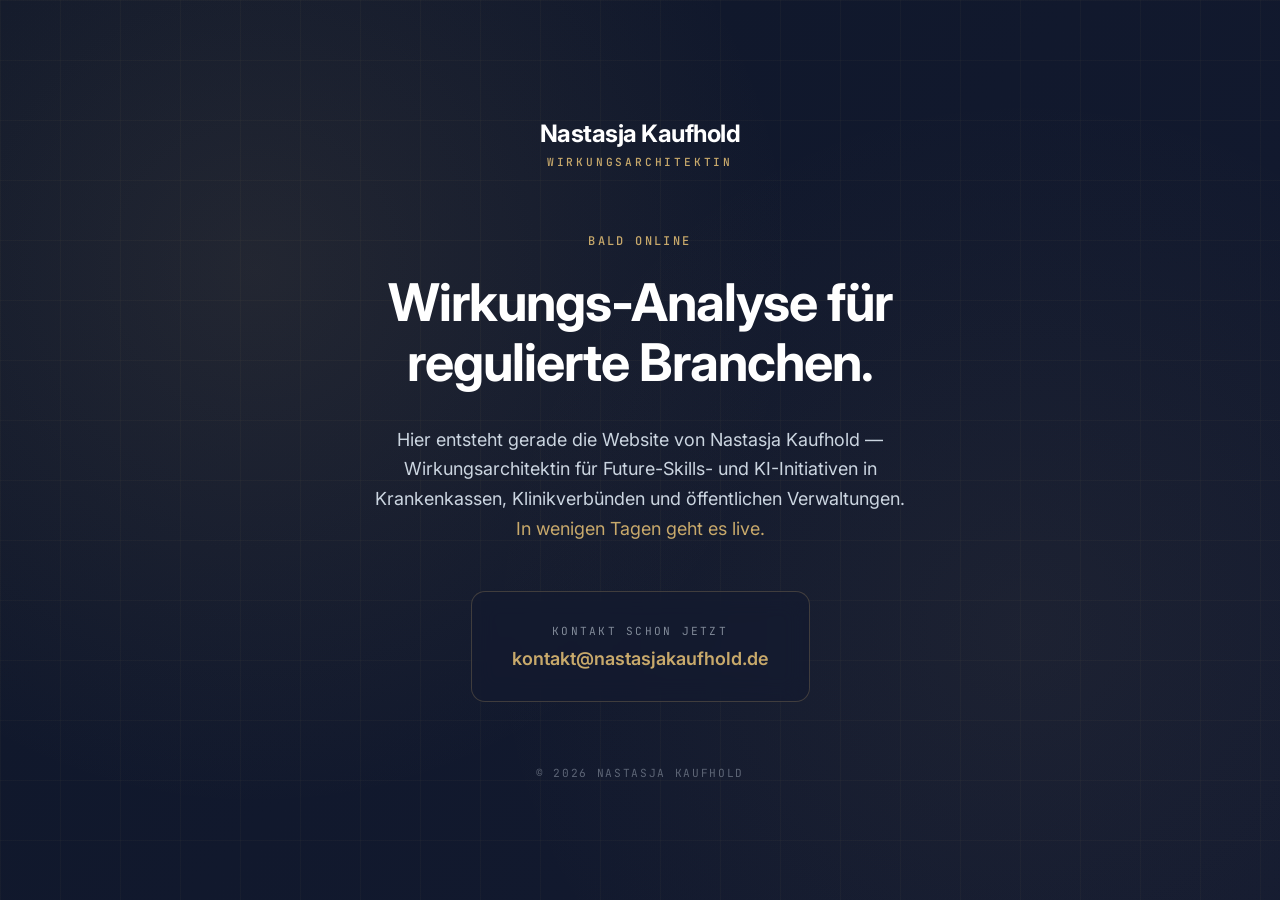
<file: coming-soon.html>
<!DOCTYPE html>
<html lang="de">
<head>
  <meta charset="UTF-8">
  <meta name="viewport" content="width=device-width, initial-scale=1.0">
  <title>Nastasja Kaufhold — Wirkungsarchitektin · bald online</title>
  <meta name="description" content="Wirkungsarchitektin Nastasja Kaufhold. Wirkungs-Analyse für Future-Skills- und KI-Initiativen in Krankenkassen, Klinikverbünden und öffentlichen Verwaltungen. Die vollständige Website ist gerade in Vorbereitung.">
  <meta name="robots" content="noindex, follow">

  <!-- Favicon -->
  <link rel="icon" type="image/svg+xml" href="assets/favicon.svg">
  <link rel="icon" type="image/png" sizes="32x32" href="assets/favicon-32.png">
  <link rel="icon" type="image/png" sizes="192x192" href="assets/favicon-192.png">
  <link rel="apple-touch-icon" sizes="180x180" href="assets/apple-touch-icon.png">
  <link rel="shortcut icon" href="favicon.ico">

  <!-- Fonts -->
  <link rel="preconnect" href="https://fonts.googleapis.com">
  <link rel="preconnect" href="https://fonts.gstatic.com" crossorigin>
  <link href="https://fonts.googleapis.com/css2?family=Inter:wght@400;500;600;700;800&family=JetBrains+Mono:wght@400;500;700&display=swap" rel="stylesheet">

  <style>
    *, *::before, *::after { box-sizing: border-box; }
    html, body {
      margin: 0;
      padding: 0;
      height: 100%;
      font-family: 'Inter', -apple-system, BlinkMacSystemFont, sans-serif;
      -webkit-font-smoothing: antialiased;
      -moz-osx-font-smoothing: grayscale;
    }
    body {
      background-color: #0F172A;
      color: #cbd5e0;
      overflow-x: hidden;
    }

    /* Background mit dezenten Gold-Glows */
    .bg-stage {
      position: fixed;
      inset: 0;
      background-color: #0F172A;
      background-image:
        radial-gradient(circle at 20% 30%, rgba(200, 169, 107, 0.10) 0%, transparent 45%),
        radial-gradient(circle at 80% 70%, rgba(200, 169, 107, 0.06) 0%, transparent 45%),
        linear-gradient(135deg, #0F172A 0%, #131a30 100%);
      z-index: -2;
    }
    .bg-grid {
      position: fixed;
      inset: 0;
      background-image:
        linear-gradient(rgba(200, 169, 107, 0.04) 1px, transparent 1px),
        linear-gradient(90deg, rgba(200, 169, 107, 0.04) 1px, transparent 1px);
      background-size: 60px 60px;
      pointer-events: none;
      z-index: -1;
    }

    main {
      min-height: 100vh;
      display: flex;
      flex-direction: column;
      align-items: center;
      justify-content: center;
      padding: 2rem 1.5rem;
      text-align: center;
    }

    .brand {
      margin-bottom: 4rem;
    }
    .brand-name {
      color: #ffffff;
      font-size: 1.5rem;
      font-weight: 700;
      letter-spacing: -0.02em;
      line-height: 1.2;
      margin: 0 0 0.4rem 0;
    }
    .brand-role {
      font-family: 'JetBrains Mono', monospace;
      color: #C8A96B;
      font-size: 0.7rem;
      letter-spacing: 0.25em;
      text-transform: uppercase;
      font-weight: 500;
      margin: 0;
    }

    .kicker {
      font-family: 'JetBrains Mono', monospace;
      color: #C8A96B;
      font-size: 0.75rem;
      letter-spacing: 0.2em;
      text-transform: uppercase;
      font-weight: 500;
      margin: 0 0 1.5rem 0;
    }
    h1 {
      color: #ffffff;
      font-size: clamp(2rem, 5vw, 3.25rem);
      font-weight: 700;
      letter-spacing: -0.02em;
      line-height: 1.15;
      max-width: 38rem;
      margin: 0 0 2rem 0;
    }
    .lead {
      font-size: clamp(1rem, 2vw, 1.125rem);
      color: #cbd5e0;
      line-height: 1.65;
      max-width: 34rem;
      margin: 0 0 3rem 0;
    }
    .lead em {
      font-style: normal;
      color: #C8A96B;
    }

    .contact {
      display: inline-flex;
      flex-direction: column;
      align-items: center;
      gap: 0.6rem;
      padding: 2rem 2.5rem;
      border: 1px solid rgba(200, 169, 107, 0.25);
      border-radius: 14px;
      background: rgba(19, 26, 48, 0.6);
      backdrop-filter: blur(12px);
      -webkit-backdrop-filter: blur(12px);
    }
    .contact-label {
      font-family: 'JetBrains Mono', monospace;
      color: rgba(203, 213, 224, 0.6);
      font-size: 0.7rem;
      letter-spacing: 0.2em;
      text-transform: uppercase;
    }
    .contact-link {
      color: #C8A96B;
      font-size: 1.125rem;
      font-weight: 600;
      text-decoration: none;
      transition: color 0.2s ease;
    }
    .contact-link:hover {
      color: #A88C5C;
      text-decoration: underline;
    }

    footer {
      margin-top: 4rem;
      font-family: 'JetBrains Mono', monospace;
      font-size: 0.7rem;
      letter-spacing: 0.15em;
      text-transform: uppercase;
      color: rgba(203, 213, 224, 0.4);
    }
  </style>
</head>

<body>

  <div class="bg-stage"></div>
  <div class="bg-grid"></div>

  <main>
    <div class="brand">
      <p class="brand-name">Nastasja Kaufhold</p>
      <p class="brand-role">Wirkungsarchitektin</p>
    </div>

    <p class="kicker">Bald online</p>

    <h1>Wirkungs-Analyse für regulierte Branchen.</h1>

    <p class="lead">
      Hier entsteht gerade die Website von Nastasja Kaufhold — Wirkungsarchitektin für Future-Skills- und KI-Initiativen in Krankenkassen, Klinikverbünden und öffentlichen Verwaltungen. <em>In wenigen Tagen geht es live.</em>
    </p>

    <div class="contact">
      <span class="contact-label">Kontakt schon jetzt</span>
      <a href="mailto:kontakt@nastasjakaufhold.de" class="contact-link">kontakt@nastasjakaufhold.de</a>
    </div>

    <footer>© 2026 Nastasja Kaufhold</footer>
  </main>

</body>
</html>
</file>
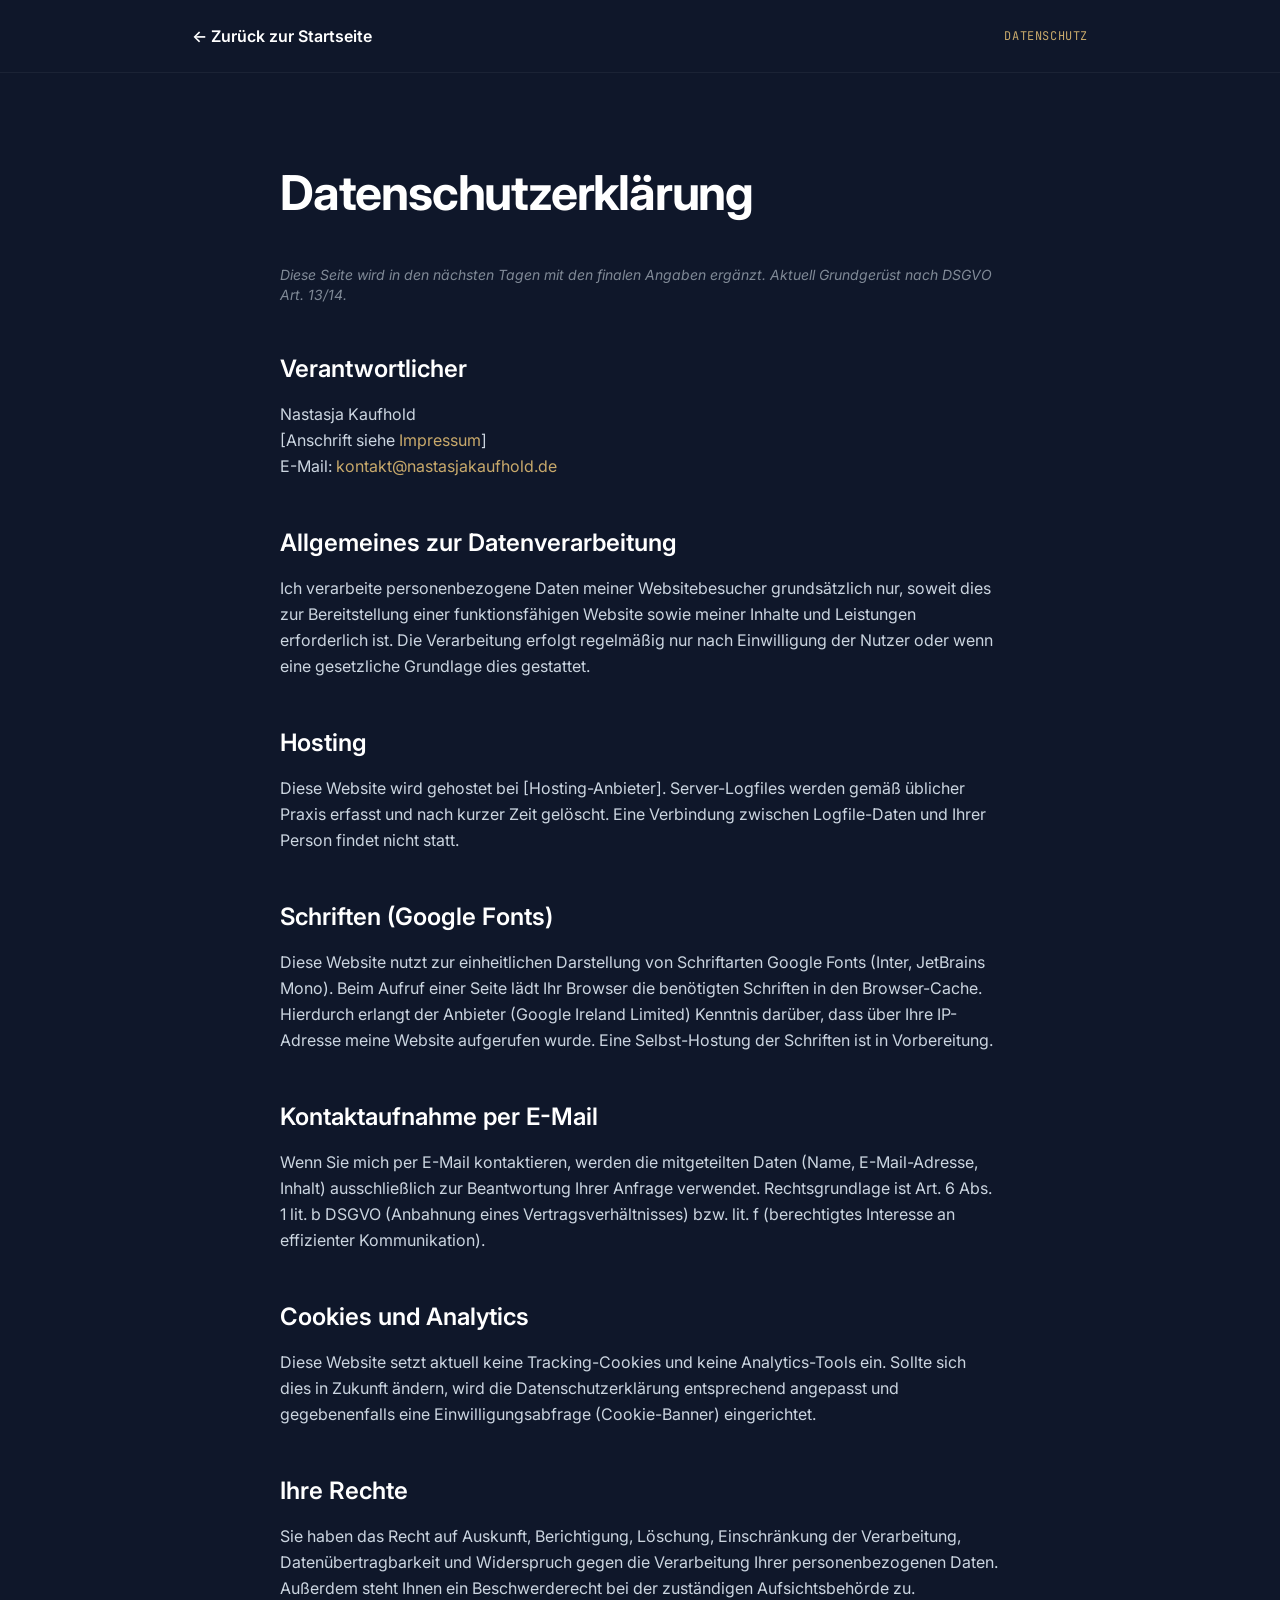
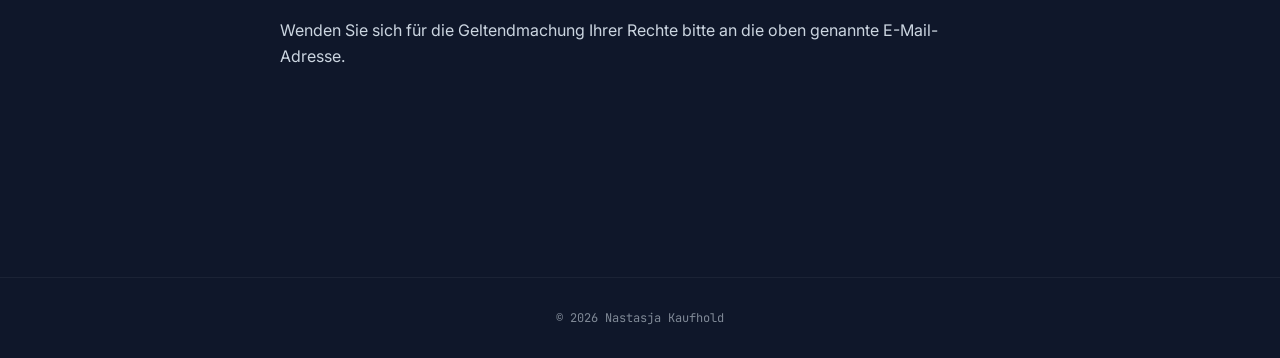
<file: datenschutz.html>
<!DOCTYPE html>
<html lang="de">
<head>
  <meta charset="UTF-8">
  <meta name="viewport" content="width=device-width, initial-scale=1.0">
  <title>Datenschutz — Nastasja Kaufhold</title>
  <meta name="robots" content="noindex, follow">

  <link rel="preconnect" href="https://fonts.googleapis.com">
  <link rel="preconnect" href="https://fonts.gstatic.com" crossorigin>
  <link href="https://fonts.googleapis.com/css2?family=Inter:wght@400;500;600;700&family=JetBrains+Mono:wght@400;500&display=swap" rel="stylesheet">

  <link rel="stylesheet" href="assets/tailwind.css">

  <style>
    body {
      background-color: #0F172A;
      color: #cbd5e0;
      font-family: 'Inter', sans-serif;
      -webkit-font-smoothing: antialiased;
    }
  </style>
</head>

<body class="bg-night text-text-secondary min-h-screen">

  <!-- Header -->
  <header class="border-b border-white/5 py-6 px-6">
    <div class="max-w-4xl mx-auto flex items-center justify-between">
      <a href="index.html" class="text-text-primary font-semibold hover:text-gold transition-colors">
        ← Zurück zur Startseite
      </a>
      <p class="font-mono text-xs uppercase tracking-wider text-gold">Datenschutz</p>
    </div>
  </header>

  <!-- Content -->
  <main class="max-w-3xl mx-auto px-6 py-16 md:py-24">

    <h1 class="text-4xl md:text-5xl font-bold text-text-primary mb-12 tracking-tight">
      Datenschutzerklärung
    </h1>

    <p class="text-sm text-text-secondary/60 italic mb-12">
      Diese Seite wird in den nächsten Tagen mit den finalen Angaben ergänzt.
      Aktuell Grundgerüst nach DSGVO Art. 13/14.
    </p>

    <section class="mb-12">
      <h2 class="text-xl md:text-2xl font-semibold text-text-primary mb-4">
        Verantwortlicher
      </h2>
      <p class="text-base leading-relaxed">
        Nastasja Kaufhold<br>
        [Anschrift siehe <a href="impressum.html" class="text-gold hover:underline">Impressum</a>]<br>
        E-Mail: <a href="mailto:kontakt@nastasjakaufhold.de" class="text-gold hover:underline">kontakt@nastasjakaufhold.de</a>
      </p>
    </section>

    <section class="mb-12">
      <h2 class="text-xl md:text-2xl font-semibold text-text-primary mb-4">
        Allgemeines zur Datenverarbeitung
      </h2>
      <p class="text-base leading-relaxed mb-4">
        Ich verarbeite personenbezogene Daten meiner Websitebesucher grundsätzlich nur, soweit dies zur Bereitstellung einer funktionsfähigen Website sowie meiner Inhalte und Leistungen erforderlich ist. Die Verarbeitung erfolgt regelmäßig nur nach Einwilligung der Nutzer oder wenn eine gesetzliche Grundlage dies gestattet.
      </p>
    </section>

    <section class="mb-12">
      <h2 class="text-xl md:text-2xl font-semibold text-text-primary mb-4">
        Hosting
      </h2>
      <p class="text-base leading-relaxed">
        Diese Website wird gehostet bei [Hosting-Anbieter]. Server-Logfiles werden gemäß üblicher Praxis erfasst und nach kurzer Zeit gelöscht. Eine Verbindung zwischen Logfile-Daten und Ihrer Person findet nicht statt.
      </p>
    </section>

    <section class="mb-12">
      <h2 class="text-xl md:text-2xl font-semibold text-text-primary mb-4">
        Schriften (Google Fonts)
      </h2>
      <p class="text-base leading-relaxed">
        Diese Website nutzt zur einheitlichen Darstellung von Schriftarten Google Fonts (Inter, JetBrains Mono). Beim Aufruf einer Seite lädt Ihr Browser die benötigten Schriften in den Browser-Cache. Hierdurch erlangt der Anbieter (Google Ireland Limited) Kenntnis darüber, dass über Ihre IP-Adresse meine Website aufgerufen wurde. Eine Selbst-Hostung der Schriften ist in Vorbereitung.
      </p>
    </section>

    <section class="mb-12">
      <h2 class="text-xl md:text-2xl font-semibold text-text-primary mb-4">
        Kontaktaufnahme per E-Mail
      </h2>
      <p class="text-base leading-relaxed">
        Wenn Sie mich per E-Mail kontaktieren, werden die mitgeteilten Daten (Name, E-Mail-Adresse, Inhalt) ausschließlich zur Beantwortung Ihrer Anfrage verwendet. Rechtsgrundlage ist Art. 6 Abs. 1 lit. b DSGVO (Anbahnung eines Vertragsverhältnisses) bzw. lit. f (berechtigtes Interesse an effizienter Kommunikation).
      </p>
    </section>

    <section class="mb-12">
      <h2 class="text-xl md:text-2xl font-semibold text-text-primary mb-4">
        Cookies und Analytics
      </h2>
      <p class="text-base leading-relaxed">
        Diese Website setzt aktuell keine Tracking-Cookies und keine Analytics-Tools ein. Sollte sich dies in Zukunft ändern, wird die Datenschutzerklärung entsprechend angepasst und gegebenenfalls eine Einwilligungsabfrage (Cookie-Banner) eingerichtet.
      </p>
    </section>

    <section class="mb-12">
      <h2 class="text-xl md:text-2xl font-semibold text-text-primary mb-4">
        Ihre Rechte
      </h2>
      <p class="text-base leading-relaxed mb-4">
        Sie haben das Recht auf Auskunft, Berichtigung, Löschung, Einschränkung der Verarbeitung, Datenübertragbarkeit und Widerspruch gegen die Verarbeitung Ihrer personenbezogenen Daten. Außerdem steht Ihnen ein Beschwerderecht bei der zuständigen Aufsichtsbehörde zu.
      </p>
      <p class="text-base leading-relaxed">
        Wenden Sie sich für die Geltendmachung Ihrer Rechte bitte an die oben genannte E-Mail-Adresse.
      </p>
    </section>

  </main>

  <!-- Footer -->
  <footer class="border-t border-white/5 py-8 px-6 mt-16">
    <div class="max-w-4xl mx-auto text-center">
      <p class="text-xs text-text-secondary/60 font-mono">&copy; 2026 Nastasja Kaufhold</p>
    </div>
  </footer>

</body>
</html>
</file>
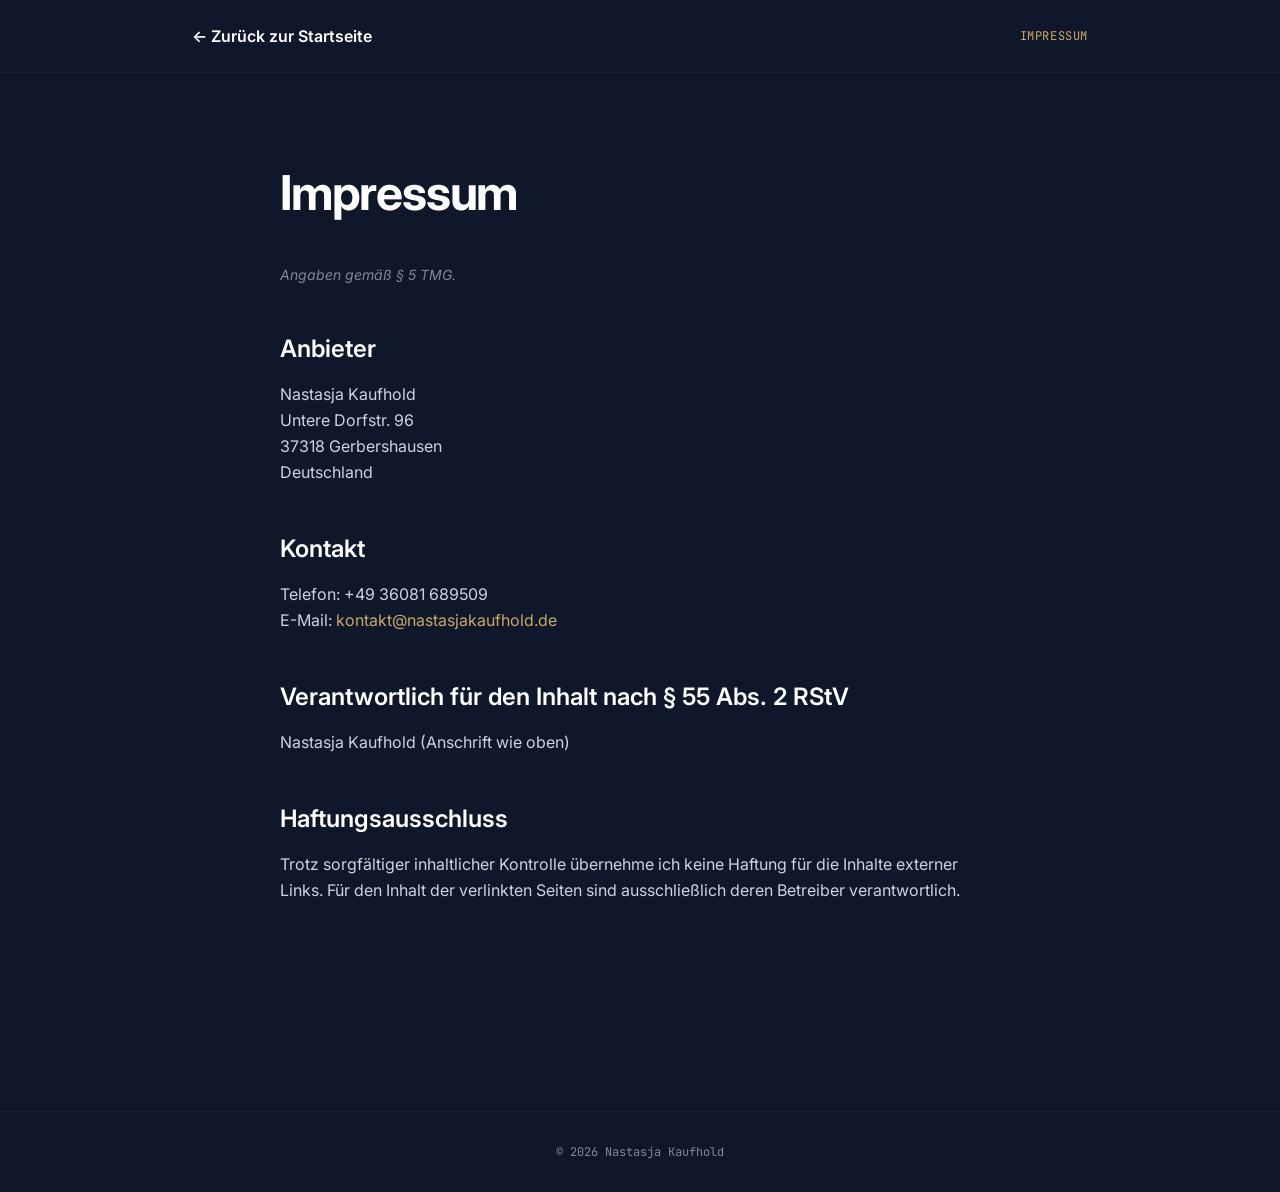
<file: impressum.html>
<!DOCTYPE html>
<html lang="de">
<head>
  <meta charset="UTF-8">
  <meta name="viewport" content="width=device-width, initial-scale=1.0">
  <title>Impressum — Nastasja Kaufhold</title>
  <meta name="robots" content="noindex, follow">

  <link rel="preconnect" href="https://fonts.googleapis.com">
  <link rel="preconnect" href="https://fonts.gstatic.com" crossorigin>
  <link href="https://fonts.googleapis.com/css2?family=Inter:wght@400;500;600;700&family=JetBrains+Mono:wght@400;500&display=swap" rel="stylesheet">

  <link rel="stylesheet" href="assets/tailwind.css">

  <style>
    body {
      background-color: #0F172A;
      color: #cbd5e0;
      font-family: 'Inter', sans-serif;
      -webkit-font-smoothing: antialiased;
    }
  </style>
</head>

<body class="bg-night text-text-secondary min-h-screen">

  <!-- Header -->
  <header class="border-b border-white/5 py-6 px-6">
    <div class="max-w-4xl mx-auto flex items-center justify-between">
      <a href="index.html" class="text-text-primary font-semibold hover:text-gold transition-colors">
        ← Zurück zur Startseite
      </a>
      <p class="font-mono text-xs uppercase tracking-wider text-gold">Impressum</p>
    </div>
  </header>

  <!-- Content -->
  <main class="max-w-3xl mx-auto px-6 py-16 md:py-24">

    <h1 class="text-4xl md:text-5xl font-bold text-text-primary mb-12 tracking-tight">
      Impressum
    </h1>

    <p class="text-sm text-text-secondary/60 italic mb-12">
      Angaben gemäß § 5 TMG.
    </p>

    <section class="mb-12">
      <h2 class="text-xl md:text-2xl font-semibold text-text-primary mb-4">
        Anbieter
      </h2>
      <p class="text-base leading-relaxed">
        Nastasja Kaufhold<br>
        Untere Dorfstr. 96<br>
        37318 Gerbershausen<br>
        Deutschland
      </p>
    </section>

    <section class="mb-12">
      <h2 class="text-xl md:text-2xl font-semibold text-text-primary mb-4">
        Kontakt
      </h2>
      <p class="text-base leading-relaxed">
        Telefon: +49 36081 689509<br>
        E-Mail: <a href="mailto:kontakt@nastasjakaufhold.de" class="text-gold hover:underline">kontakt@nastasjakaufhold.de</a>
      </p>
    </section>

    <section class="mb-12">
      <h2 class="text-xl md:text-2xl font-semibold text-text-primary mb-4">
        Verantwortlich für den Inhalt nach § 55 Abs. 2 RStV
      </h2>
      <p class="text-base leading-relaxed">
        Nastasja Kaufhold (Anschrift wie oben)
      </p>
    </section>

    <section class="mb-12">
      <h2 class="text-xl md:text-2xl font-semibold text-text-primary mb-4">
        Haftungsausschluss
      </h2>
      <p class="text-base leading-relaxed mb-4">
        Trotz sorgfältiger inhaltlicher Kontrolle übernehme ich keine Haftung für die Inhalte externer Links. Für den Inhalt der verlinkten Seiten sind ausschließlich deren Betreiber verantwortlich.
      </p>
    </section>

  </main>

  <!-- Footer -->
  <footer class="border-t border-white/5 py-8 px-6 mt-16">
    <div class="max-w-4xl mx-auto text-center">
      <p class="text-xs text-text-secondary/60 font-mono">&copy; 2026 Nastasja Kaufhold</p>
    </div>
  </footer>

</body>
</html>
</file>
